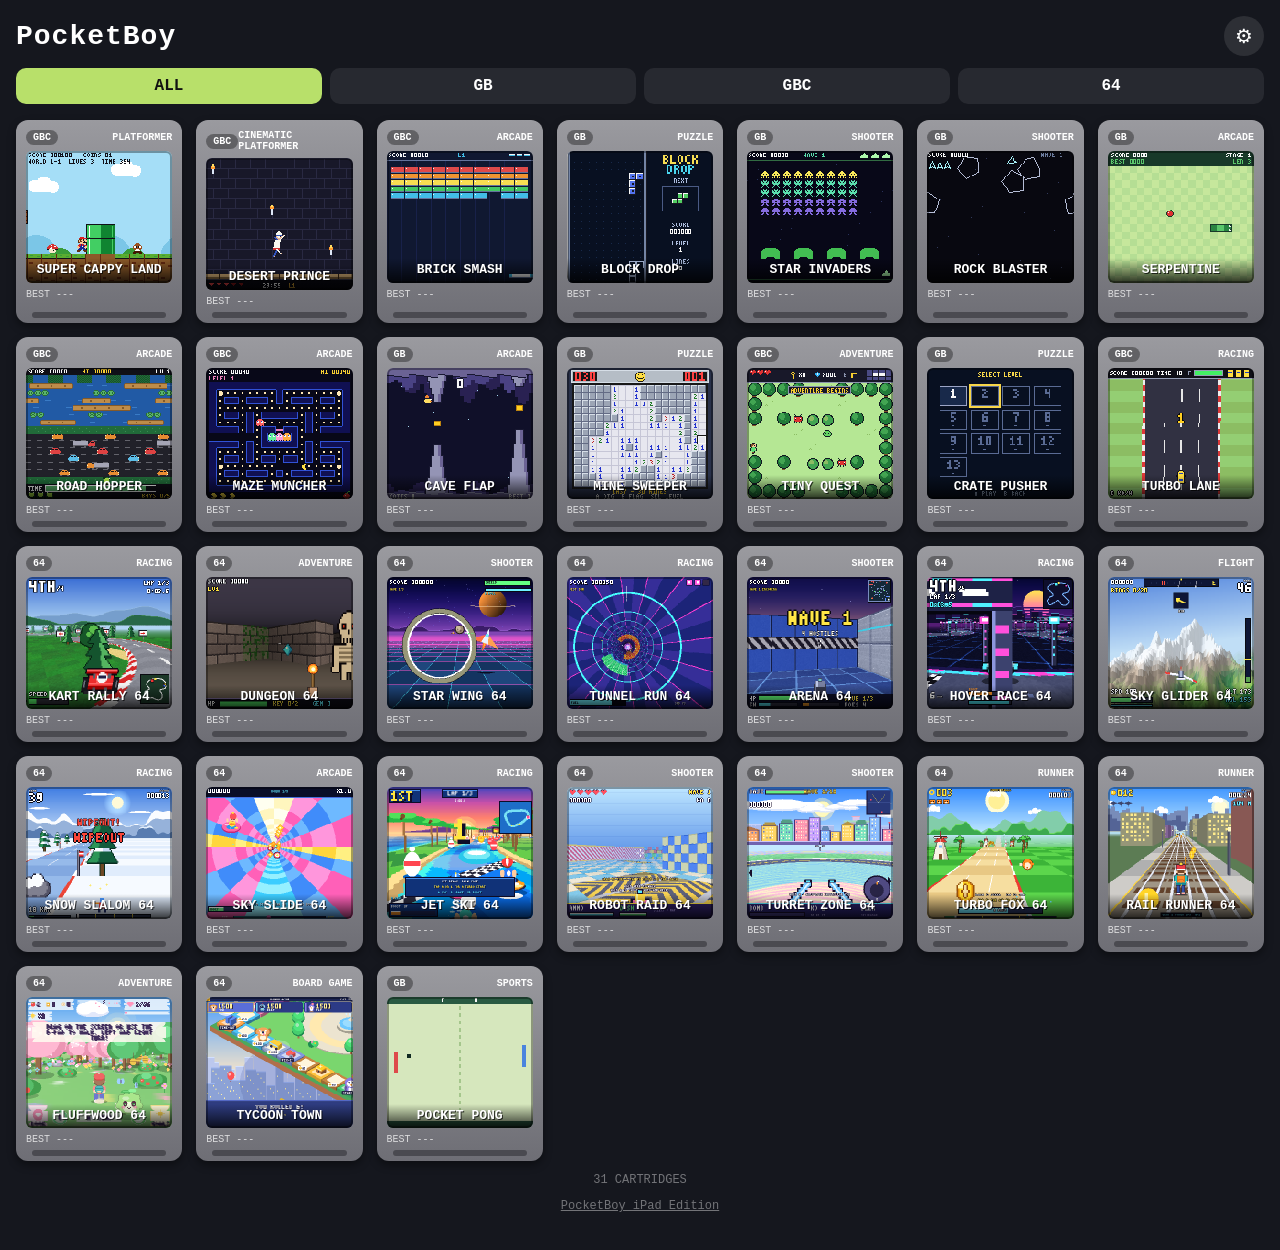
<file: index.html>
<!doctype html>
<html lang="en">
<head>
<meta charset="utf-8">
<meta name="viewport" content="width=device-width, initial-scale=1, maximum-scale=1, user-scalable=no, viewport-fit=cover">
<meta name="apple-mobile-web-app-capable" content="yes">
<meta name="mobile-web-app-capable" content="yes">
<meta name="apple-mobile-web-app-status-bar-style" content="black-translucent">
<meta name="apple-mobile-web-app-title" content="PocketBoy">
<meta name="theme-color" content="#15171e">
<meta name="format-detection" content="telephone=no">
<link rel="manifest" href="manifest.webmanifest">
<link rel="apple-touch-icon" href="icon-180.png">
<link rel="icon" href="icon-180.png">
<title>PocketBoy</title>
<link rel="stylesheet" href="style.css">
</head>
<body>
<div id="loading"><div class="logo">POCKETBOY</div><div id="loadmsg">Loading cartridges...</div></div>

<main id="shelf" hidden>
  <a id="ipadBanner" class="ipadbar" href="ipad/">Using an iPad? Open the <b>iPad Edition</b> for a bigger screen and controls &rarr;</a>
  <header>
    <h1>PocketBoy</h1>
    <button id="shelfSettings" class="icon-btn" aria-label="Settings">&#9881;</button>
  </header>
  <div class="chips" id="chips"></div>
  <div id="grid"></div>
  <p class="foot" id="count"></p>
  <p class="foot"><a href="ipad/" style="color:inherit">PocketBoy iPad Edition</a></p>
</main>

<section id="detail" hidden>
  <div class="sheet">
    <button id="detailClose" class="icon-btn close" aria-label="Close">&times;</button>
    <div id="detailCart"></div>
    <p class="era" id="detailEra"></p>
    <p id="detailBlurb"></p>
    <h3>Controls</h3>
    <p id="detailControls"></p>
    <button id="playBtn" class="primary">INSERT &amp; PLAY</button>
  </div>
</section>

<section id="console" hidden>
  <div class="topbar"><span class="brand">POCKETBOY</span><button id="menuBtn" class="chip">&#9776; MENU</button></div>
  <div class="bezel">
    <div class="bezel-top"><span class="led"></span><span>BATTERY</span><span class="sp"></span><span>PIXEL MATRIX + STEREO SOUND</span></div>
    <div class="screen-wrap"><canvas id="screen" width="160" height="144"></canvas><div id="lcdgrid"></div></div>
  </div>
  <div class="controls">
    <div class="dpad" id="dpad"><i class="u"></i><i class="d"></i><i class="l"></i><i class="r"></i></div>
    <div class="pills">
      <div class="pill" data-btn="128"><span></span>SELECT</div>
      <div class="pill" data-btn="64"><span></span>START</div>
    </div>
    <div class="ab">
      <div class="round b" data-btn="32">B</div>
      <div class="round a" data-btn="16">A</div>
    </div>
    <div class="grille"><b></b><b></b><b></b><b></b><b></b><b></b></div>
  </div>
</section>

<section id="menu" hidden>
  <div class="sheet">
    <h2 id="menuTitle"></h2>
    <p id="menuBest"></p>
    <button id="resumeBtn" class="primary">RESUME</button>
    <button id="restartBtn">RESTART</button>
    <button id="settingsBtn">SETTINGS</button>
    <button id="ejectBtn">EJECT CARTRIDGE</button>
  </div>
</section>

<section id="settings" hidden>
  <div class="sheet">
    <button id="settingsClose" class="icon-btn close" aria-label="Close">&times;</button>
    <h2>Settings</h2>
    <h3>Color depth</h3>
    <div class="seg" id="segColor"><button data-v="1">Color 15-bit</button><button data-v="0">Classic 2-bit</button></div>
    <div id="tintRow"><h3>LCD tint</h3><div class="seg wrap" id="segTint"></div></div>
    <label class="row"><span>LCD pixel grid</span><input type="checkbox" id="optGrid"></label>
    <label class="row"><span>Sound</span><input type="checkbox" id="optSound"></label>
    <h3>Shell color</h3>
    <div class="swatches" id="swatches"></div>
    <p class="note">Classic mode squeezes the picture to four shades like the first handhelds. Color mode uses 15-bit palettes like the Color model. 64 carts render in true color at double resolution. On iPhone, sound follows the ringer switch.</p>
  </div>
</section>

<div id="error" hidden></div>
<script type="module" src="app.js"></script>
</body>
</html>
</file>
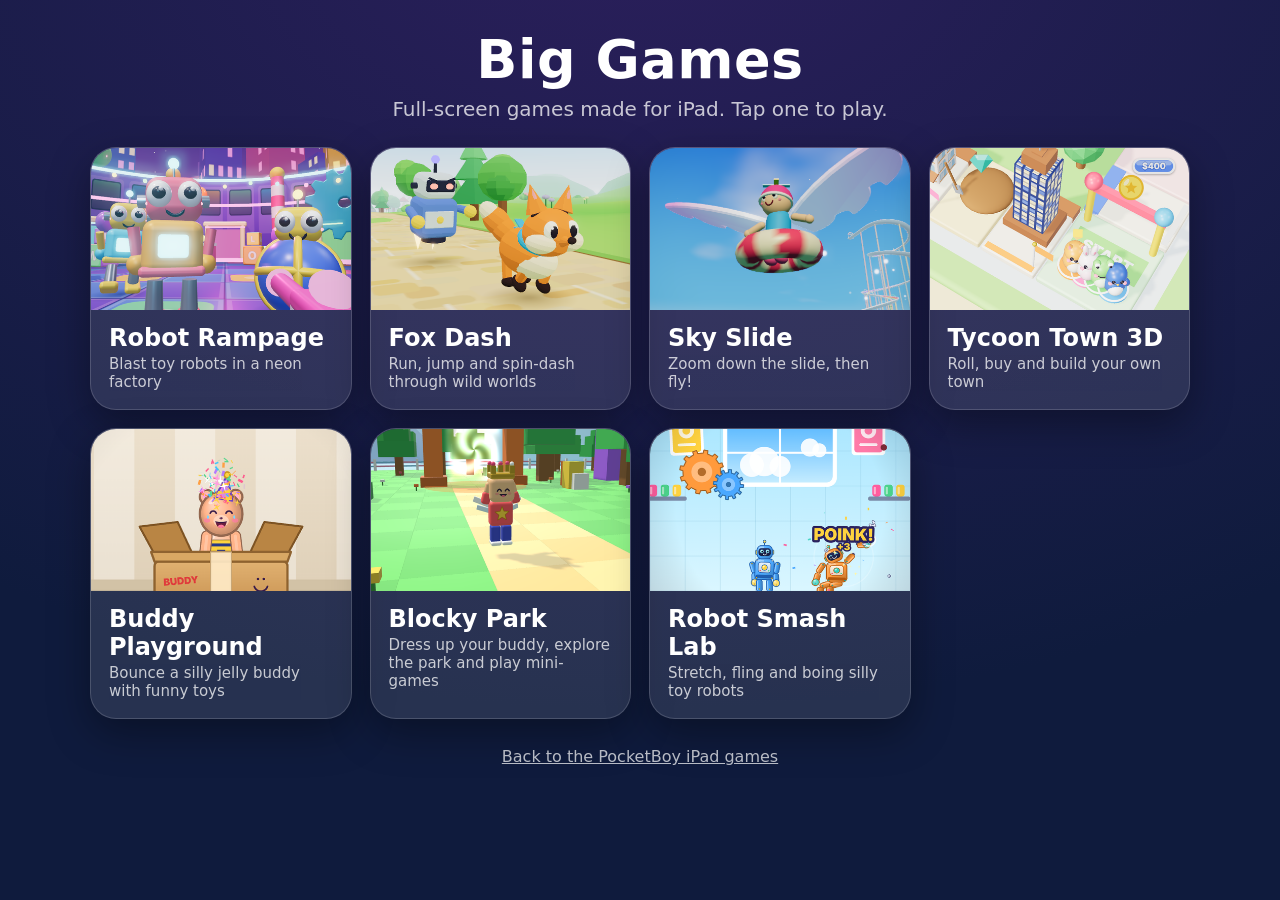
<file: games/index.html>
<!doctype html>
<html lang="en">
<head>
<meta charset="utf-8">
<meta name="viewport" content="width=device-width, initial-scale=1, maximum-scale=1, user-scalable=no, viewport-fit=cover">
<meta name="apple-mobile-web-app-capable" content="yes">
<meta name="theme-color" content="#14122b">
<title>Big Games</title>
<style>
:root { --bg1:#2b1f5c; --bg2:#0f1b3d; --ink:#fff; --card:rgba(255,255,255,.1); }
* { box-sizing: border-box; -webkit-tap-highlight-color: transparent; }
html, body { margin: 0; min-height: 100%; background: var(--bg2); color: var(--ink); font-family: ui-rounded, "SF Pro Rounded", system-ui, sans-serif; -webkit-user-select: none; user-select: none; }
body { background: radial-gradient(1200px 800px at 50% -10%, var(--bg1), var(--bg2)); min-height: 100dvh; padding: calc(env(safe-area-inset-top) + 28px) 20px calc(env(safe-area-inset-bottom) + 28px); }
h1 { text-align: center; font-size: clamp(30px, 6vw, 54px); margin: 0 0 6px; letter-spacing: .5px; }
p.sub { text-align: center; opacity: .75; margin: 0 0 26px; font-size: clamp(15px, 2.4vw, 20px); }
.grid { display: grid; gap: 18px; grid-template-columns: repeat(auto-fit, minmax(260px, 1fr)); max-width: 1100px; margin: 0 auto; }
a.card { display: block; color: inherit; text-decoration: none; background: var(--card); border: 1px solid rgba(255,255,255,.16); border-radius: 26px; overflow: hidden; box-shadow: 0 14px 40px rgba(0,0,0,.35); transition: transform .15s; }
a.card:active { transform: scale(.97); }
a.card img { display: block; width: 100%; aspect-ratio: 16 / 10; object-fit: cover; background: #222; }
a.card .t { padding: 14px 18px 18px; }
a.card b { display: block; font-size: 24px; }
a.card span { display: block; opacity: .75; font-size: 15px; margin-top: 3px; }
.back { display: block; text-align: center; margin-top: 28px; color: inherit; opacity: .7; }
</style>
</head>
<body>
<h1>Big Games</h1>
<p class="sub">Full-screen games made for iPad. Tap one to play.</p>
<div class="grid">
  <a class="card" href="robotrampage/"><img src="robotrampage/icon-512.png" alt=""><div class="t"><b>Robot Rampage</b><span>Blast toy robots in a neon factory</span></div></a>
  <a class="card" href="foxdash/"><img src="foxdash/icon-512.png" alt=""><div class="t"><b>Fox Dash</b><span>Run, jump and spin-dash through wild worlds</span></div></a>
  <a class="card" href="skyslide/"><img src="skyslide/icon-512.png" alt=""><div class="t"><b>Sky Slide</b><span>Zoom down the slide, then fly!</span></div></a>
  <a class="card" href="tycoontown/"><img src="tycoontown/icon-512.png" alt=""><div class="t"><b>Tycoon Town 3D</b><span>Roll, buy and build your own town</span></div></a>
  <a class="card" href="buddyplayground/"><img src="buddyplayground/icon-512.png" alt=""><div class="t"><b>Buddy Playground</b><span>Bounce a silly jelly buddy with funny toys</span></div></a>
  <a class="card" href="blockypark/"><img src="blockypark/icon-512.png" alt=""><div class="t"><b>Blocky Park</b><span>Dress up your buddy, explore the park and play mini-games</span></div></a>
  <a class="card" href="robotsmash/"><img src="robotsmash/icon-512.png" alt=""><div class="t"><b>Robot Smash Lab</b><span>Stretch, fling and boing silly toy robots</span></div></a>
</div>
<a class="back" href="../ipad/">Back to the PocketBoy iPad games</a>
</body>
</html>
</file>
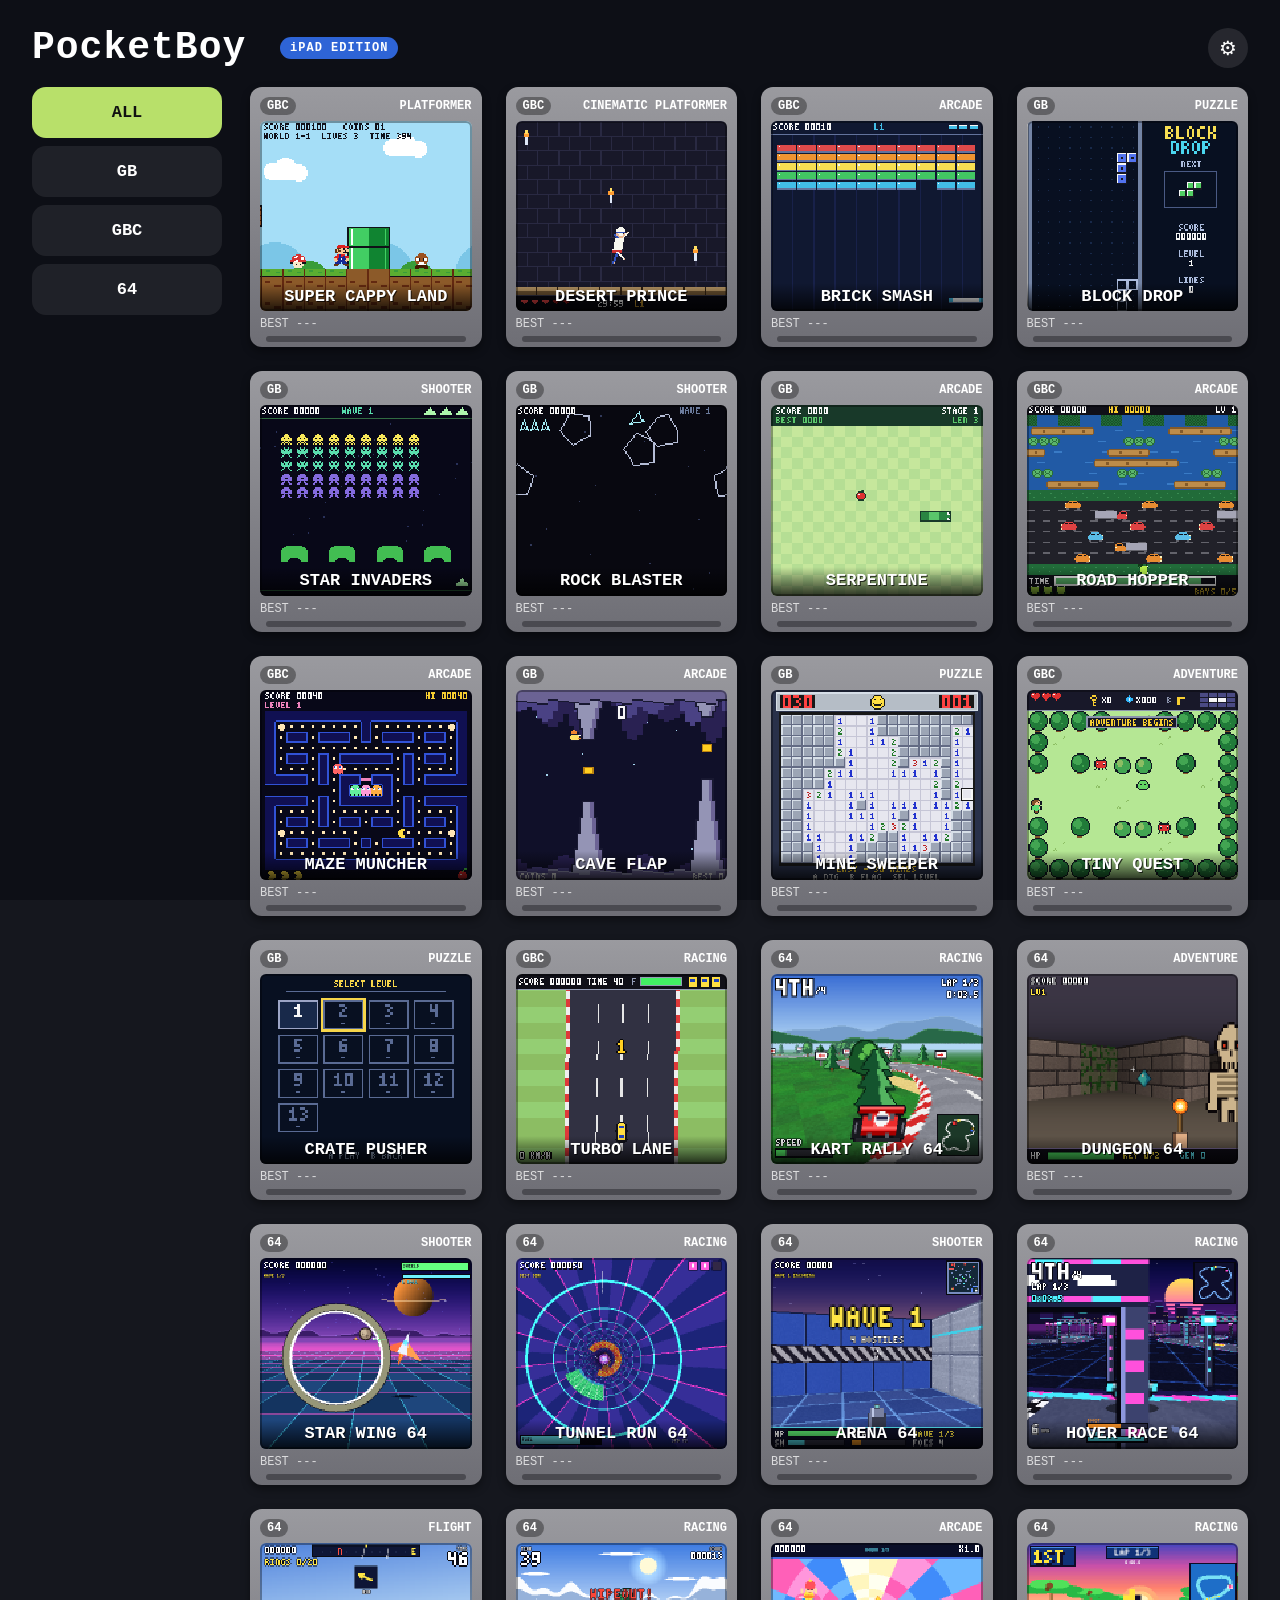
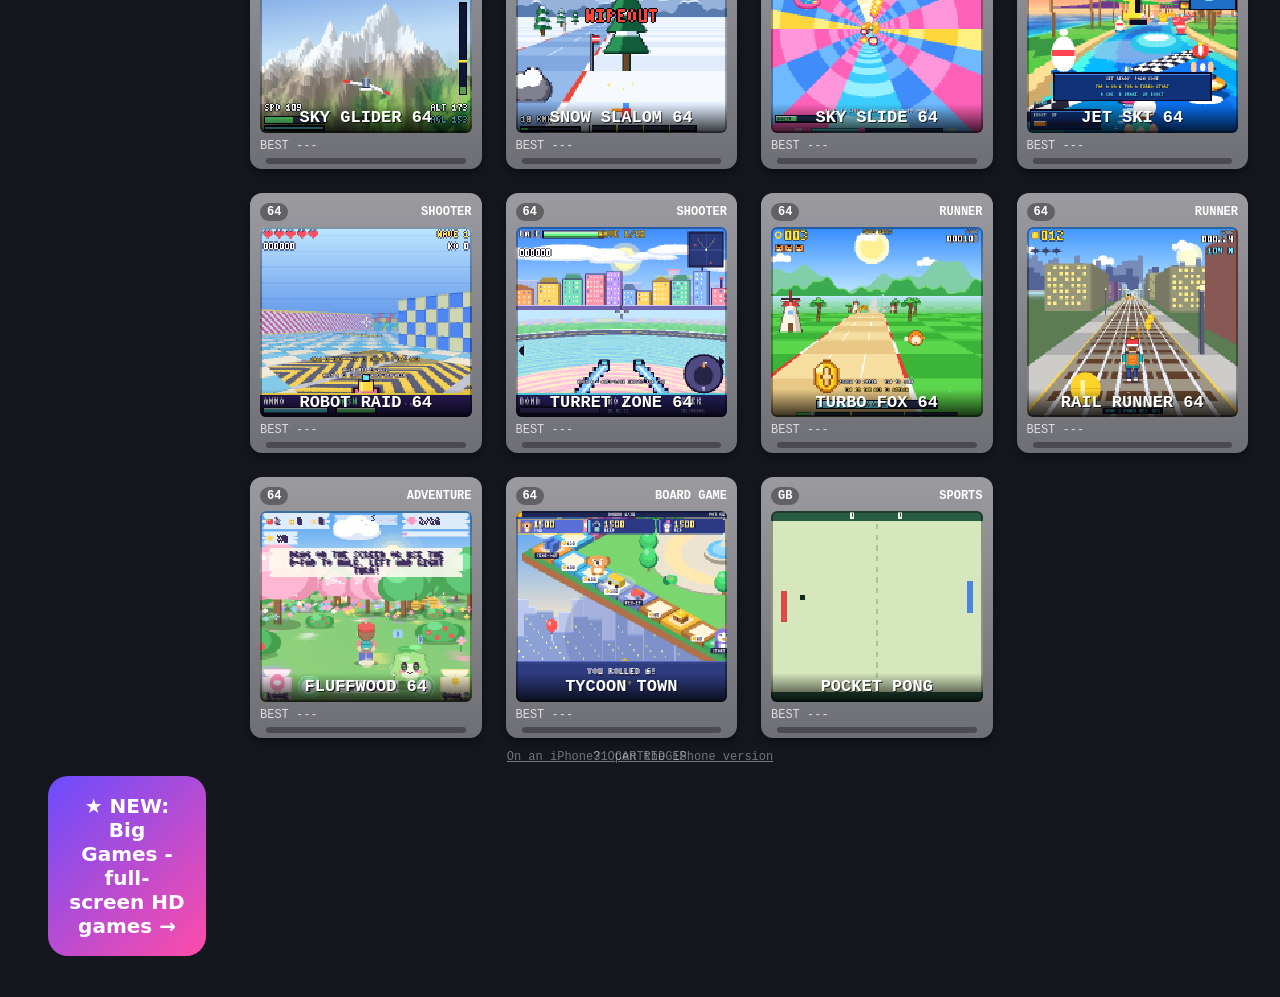
<file: ipad/index.html>
<!doctype html>
<html lang="en">
<head>
<meta charset="utf-8">
<meta name="viewport" content="width=device-width, initial-scale=1, maximum-scale=1, user-scalable=no, viewport-fit=cover">
<meta name="apple-mobile-web-app-capable" content="yes">
<meta name="mobile-web-app-capable" content="yes">
<meta name="apple-mobile-web-app-status-bar-style" content="black-translucent">
<meta name="apple-mobile-web-app-title" content="PocketBoy iPad">
<meta name="theme-color" content="#0d0f16">
<meta name="format-detection" content="telephone=no">
<link rel="manifest" href="manifest.webmanifest">
<link rel="apple-touch-icon" href="icon-180.png">
<link rel="icon" href="icon-180.png">
<title>PocketBoy iPad Edition</title>
<link rel="stylesheet" href="../style.css">
<link rel="stylesheet" href="ipad.css">
</head>
<body class="ipad" data-assets="../">
<div id="loading"><div class="logo">POCKETBOY</div><div class="ipadtag">iPAD EDITION</div><div id="loadmsg">Loading games...</div></div>

<main id="shelf" hidden>
  <header>
    <h1>PocketBoy <span class="ipadtag">iPAD EDITION</span></h1>
    <button id="shelfSettings" class="icon-btn" aria-label="Settings">&#9881;</button>
  </header>
  <a href="../games/" style="display:block;margin:0 16px 12px;padding:18px 20px;border-radius:20px;background:linear-gradient(135deg,#6a4cff,#ff4ca8);color:#fff;text-decoration:none;font:800 20px ui-rounded,system-ui,sans-serif;text-align:center">&#9733; NEW: Big Games - full-screen HD games &rarr;</a>
  <div class="chips" id="chips"></div>
  <div id="grid"></div>
  <p class="foot" id="count"></p>
  <p class="foot"><a href="../" style="color:inherit">On an iPhone? Open the iPhone version</a></p>
</main>

<section id="detail" hidden>
  <div class="sheet">
    <button id="detailClose" class="icon-btn close" aria-label="Close">&times;</button>
    <div id="detailCart"></div>
    <p class="era" id="detailEra"></p>
    <p id="detailBlurb"></p>
    <h3>How to play on iPad</h3>
    <p id="detailControls"></p>
    <p class="note">Touch: drag the left side to move, tap anywhere for A, press and hold for B. Racing games keep the gas on while you touch.</p>
    <button id="playBtn" class="primary">PLAY</button>
  </div>
</section>

<section id="console" hidden>
  <div class="screen-wrap"><canvas id="screen" width="160" height="144"></canvas><div id="lcdgrid"></div></div>
  <div id="touchlayer"></div>
  <div id="stickui" hidden><i class="ring"></i><i class="knob"></i></div>
  <div id="hint"></div>
  <div class="dpad" id="dpad" style="display:none"><i class="u"></i><i class="d"></i><i class="l"></i><i class="r"></i></div>
  <div class="ab"><div class="round b" data-btn="32">B</div><div class="round a" data-btn="16">A</div></div>
  <div class="topbar">
    <div class="pills"><div class="pill" data-btn="128">SELECT</div><div class="pill" data-btn="64">START</div></div>
    <span class="brand">POCKETBOY iPAD</span>
    <button id="menuBtn" class="chip">&#9776; MENU</button>
  </div>
</section>

<section id="menu" hidden>
  <div class="sheet">
    <h2 id="menuTitle"></h2>
    <p id="menuBest"></p>
    <button id="resumeBtn" class="primary">RESUME</button>
    <h3>Touch controls for this game</h3>
    <div class="seg" id="segScheme"><button data-v="stick">Joystick</button><button data-v="swipe">Swipe</button><button data-v="touch" hidden>Touch</button></div>
    <label class="row"><span>Full screen (game fills the iPad)</span><input type="checkbox" id="optFull"></label>
    <label class="row"><span>Auto-accelerate while touching</span><input type="checkbox" id="optAutoGas"></label>
    <button id="restartBtn">RESTART</button>
    <button id="settingsBtn">SETTINGS</button>
    <button id="ejectBtn">BACK TO GAMES</button>
  </div>
</section>

<section id="settings" hidden>
  <div class="sheet">
    <button id="settingsClose" class="icon-btn close" aria-label="Close">&times;</button>
    <h2>Settings</h2>
    <h3>Color depth</h3>
    <div class="seg" id="segColor"><button data-v="1">Color 15-bit</button><button data-v="0">Classic 2-bit</button></div>
    <div id="tintRow"><h3>LCD tint</h3><div class="seg wrap" id="segTint"></div></div>
    <label class="row"><span>LCD pixel grid</span><input type="checkbox" id="optGrid"></label>
    <label class="row"><span>Sound</span><input type="checkbox" id="optSound"></label>
    <h3>iPad controls</h3>
    <label class="row"><span>Left-handed layout</span><input type="checkbox" id="optLefty"></label>
    <h3>Button size</h3>
    <div class="seg" id="segSize"><button data-v="0.85">Small</button><button data-v="1">Medium</button><button data-v="1.25">Large</button></div>
    <h3>Button opacity</h3>
    <div class="seg" id="segOp"><button data-v="0.5">Faint</button><button data-v="0.8">Normal</button><button data-v="1">Solid</button></div>
    <h3>Background color</h3>
    <div class="swatches" id="swatches"></div>
    <p class="note">Drag on the left of the screen to move, tap anywhere to act, press and hold for the B action. Racing games keep the gas on while you touch. In the menu you can switch any game between Joystick and Swipe.</p>
  </div>
</section>

<div id="error" hidden></div>
<script type="module" src="../app.js"></script>
<script src="ipad.js" defer></script>
</body>
</html>
</file>
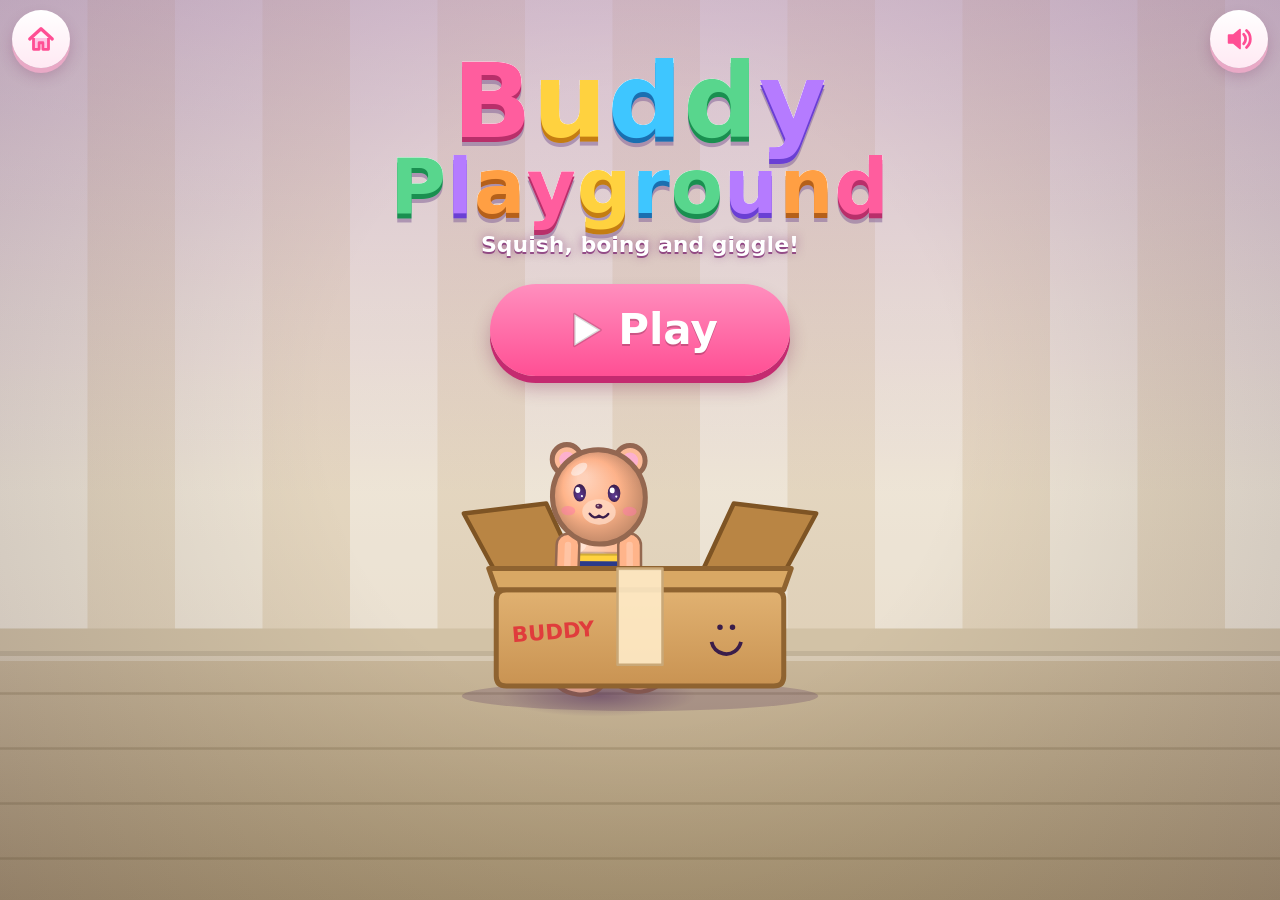
<file: games/buddyplayground/index.html>
<!doctype html>
<html lang="en">
<head>
<meta charset="utf-8">
<meta name="viewport" content="width=device-width, initial-scale=1, maximum-scale=1, user-scalable=no, viewport-fit=cover">
<meta name="apple-mobile-web-app-capable" content="yes">
<meta name="mobile-web-app-capable" content="yes">
<meta name="apple-mobile-web-app-title" content="Buddy Playground">
<meta name="apple-mobile-web-app-status-bar-style" content="black-translucent">
<meta name="theme-color" content="#ffb3d1">
<meta name="format-detection" content="telephone=no">
<link rel="manifest" href="manifest.webmanifest">
<link rel="apple-touch-icon" href="icon-180.png">
<link rel="icon" href="icon-180.png">
<title>Buddy Playground</title>
<style>
:root{
  --ink:#4a2a6b; --ink2:#7a5a9a; --pink:#ff5d9e; --pinkd:#d93a7c; --yellow:#ffd23f; --yellowd:#e0a416; --blue:#3ea8ff; --blued:#1f6ec7; --green:#4cd68d; --greend:#22a363; --purple:#9a6bff; --purpled:#6a3fd4;
  --card:#fffaf2; --safe-b:env(safe-area-inset-bottom,0px); --safe-t:env(safe-area-inset-top,0px); --safe-l:env(safe-area-inset-left,0px); --safe-r:env(safe-area-inset-right,0px);
  --font:ui-rounded,"SF Pro Rounded","Nunito","Varela Round",system-ui,-apple-system,"Segoe UI",Roboto,sans-serif;
}
*{box-sizing:border-box;-webkit-tap-highlight-color:transparent;-webkit-touch-callout:none;-webkit-user-select:none;user-select:none}
html,body{margin:0;height:100%;overflow:hidden;background:#ffd0e2;font-family:var(--font);color:var(--ink);overscroll-behavior:none;touch-action:none;position:fixed;inset:0;width:100%}
#app{position:fixed;inset:0;height:100dvh;overflow:hidden}
#c{position:absolute;inset:0;width:100%;height:100%;display:block;touch-action:none;cursor:pointer}
button{font-family:inherit;border:0;cursor:pointer;touch-action:manipulation;color:inherit}
svg{display:block}

/* HUD */
#hud{position:absolute;left:0;right:0;top:0;padding:calc(10px + var(--safe-t)) calc(12px + var(--safe-r)) 0 calc(12px + var(--safe-l));display:flex;align-items:flex-start;gap:8px;pointer-events:none;z-index:5;transition:transform .4s cubic-bezier(.3,1.4,.5,1),opacity .3s}
#hud.hidden{transform:translateY(-130px);opacity:0}
#hud>*{pointer-events:auto}
.rbtn{width:58px;height:58px;border-radius:50%;background:linear-gradient(#fff,#ffe9f3);box-shadow:0 5px 0 #e9a9c6,0 8px 14px rgba(120,40,90,.25);display:grid;place-items:center;transition:transform .12s;flex:none}
.rbtn:active{transform:translateY(4px) scale(.96);box-shadow:0 1px 0 #e9a9c6,0 3px 8px rgba(120,40,90,.2)}
.rbtn svg{width:30px;height:30px}
.pill{height:46px;padding:0 16px 0 8px;border-radius:23px;background:rgba(255,255,255,.92);box-shadow:0 4px 0 rgba(200,140,180,.55),0 6px 12px rgba(120,40,90,.18);display:flex;align-items:center;gap:7px;font-weight:900;font-size:22px;margin-top:6px;flex:none}
.pill svg{width:30px;height:30px}
.pill.bump{animation:bump .4s}
@keyframes bump{40%{transform:scale(1.22)}}
.spacer{flex:1}
#combo{position:absolute;left:50%;top:calc(76px + var(--safe-t));transform:translateX(-50%);width:min(330px,70vw);height:34px;border-radius:17px;background:rgba(255,255,255,.55);box-shadow:inset 0 3px 6px rgba(120,40,90,.25),0 3px 0 rgba(255,255,255,.5);overflow:hidden;z-index:4;pointer-events:none;transition:opacity .3s}
#combo.hidden{opacity:0}
#comboFill{position:absolute;inset:3px;width:0;border-radius:14px;background:linear-gradient(90deg,#ff7ab8,#ffd23f);box-shadow:inset 0 3px 0 rgba(255,255,255,.5);transition:width .15s;max-width:calc(100% - 6px)}
#comboTxt{position:absolute;inset:0;display:grid;place-items:center;font-weight:900;font-size:17px;color:#fff;text-shadow:0 2px 0 rgba(160,40,100,.6),0 0 6px rgba(160,40,100,.5);letter-spacing:.5px}
#comboBox{position:absolute;left:50%;top:calc(76px + var(--safe-t));transform:translateX(-50%);z-index:4;pointer-events:none}
#comboBox.pop{animation:cpop .3s}
@keyframes cpop{40%{transform:translateX(-50%) scale(1.14)}}

/* shelf */
#shelfWrap{position:absolute;left:0;right:0;bottom:0;z-index:6;padding:0 0 var(--safe-b);transition:transform .45s cubic-bezier(.3,1.4,.5,1)}
#shelfWrap.hidden{transform:translateY(300px)}
#shelfBoard{position:absolute;left:0;right:0;bottom:0;top:38px;background:linear-gradient(#e7a96b,#c9824a 60%,#b46d38);box-shadow:0 -4px 0 #f3c590 inset,0 -10px 22px rgba(90,40,20,.25);border-radius:22px 22px 0 0}
#shelf{position:relative;display:flex;gap:10px;align-items:flex-end;overflow-x:auto;overflow-y:visible;padding:26px 14px 12px calc(14px + var(--safe-l));-webkit-overflow-scrolling:touch;scrollbar-width:none;touch-action:pan-x;height:134px}
#shelf::-webkit-scrollbar{display:none}
.tile{position:relative;flex:none;width:78px;height:88px;border-radius:22px;background:linear-gradient(#fff,#fff0d6);box-shadow:0 5px 0 #d9a15c,0 8px 10px rgba(80,30,10,.3);transition:transform .18s cubic-bezier(.3,1.6,.5,1);display:flex;flex-direction:column;align-items:center;justify-content:center;padding:0}
.tile canvas{width:62px;height:62px;pointer-events:none}
.tile .nm{font-size:11px;font-weight:900;color:var(--ink2);line-height:1;margin-top:1px;white-space:nowrap;pointer-events:none;letter-spacing:.2px}
.tile.sel{transform:translateY(-14px) scale(1.1);background:linear-gradient(#fff9c9,#ffe27a);box-shadow:0 5px 0 #e0a416,0 0 0 4px #fff,0 0 0 8px var(--pink),0 12px 18px rgba(80,30,10,.35)}
.tile:active{transform:translateY(2px) scale(.96)}
.tile.sel:active{transform:translateY(-10px) scale(1.05)}
.tile.locked canvas{filter:grayscale(.85) brightness(1.1);opacity:.55}
.tile.locked{background:linear-gradient(#f3ece0,#e2d6c2)}
.tile .price{position:absolute;bottom:4px;left:50%;transform:translateX(-50%);display:flex;align-items:center;gap:3px;background:#fff;border-radius:11px;padding:1px 7px 1px 3px;font-size:13px;font-weight:900;box-shadow:0 2px 0 #d9a15c}
.tile .price svg{width:16px;height:16px}
.tile.afford{animation:wig 1.6s infinite}
@keyframes wig{0%,70%,100%{rotate:0deg}75%{rotate:-6deg}85%{rotate:6deg}92%{rotate:-3deg}}
.tile.shake{animation:shake .4s}
@keyframes shake{25%{translate:-7px 0}50%{translate:7px 0}75%{translate:-4px 0}}
.tile.shopTile{background:linear-gradient(#fff2fa,#ffc4e4);box-shadow:0 5px 0 #d85a9c,0 8px 10px rgba(80,30,10,.3)}
.tile.shopTile .nm{color:var(--pinkd)}
.tile .dot{position:absolute;top:-6px;right:-6px;min-width:26px;height:26px;border-radius:13px;background:var(--pink);color:#fff;font-size:14px;font-weight:900;display:grid;place-items:center;box-shadow:0 2px 0 var(--pinkd);border:2px solid #fff}
#hint{position:absolute;left:50%;top:200px;transform:translateX(-50%);z-index:7;background:#fff;border-radius:26px;padding:12px 22px;font-weight:900;font-size:21px;box-shadow:0 6px 0 #e2b8d2,0 12px 24px rgba(80,20,70,.28);pointer-events:none;text-align:center;white-space:nowrap;animation:hintb 1.1s infinite ease-in-out;transition:opacity .35s}
#hint:after{content:"";position:absolute;left:50%;bottom:-13px;margin-left:-14px;border:14px solid transparent;border-top-color:#fff;border-bottom:0}
#hint.hidden{opacity:0}
@keyframes hintb{50%{transform:translateX(-50%) translateY(-8px)}}

/* overlays */
.ov{position:absolute;inset:0;z-index:20;display:flex;align-items:center;justify-content:center;padding:calc(16px + var(--safe-t)) calc(16px + var(--safe-r)) calc(16px + var(--safe-b)) calc(16px + var(--safe-l))}
.ov.hidden{display:none}
.scrim{background:radial-gradient(circle at 50% 40%,rgba(120,50,140,.35),rgba(60,20,100,.62))}
.card{background:var(--card);border-radius:34px;padding:24px 24px 26px;box-shadow:0 10px 0 #e6c9e8,0 24px 50px rgba(50,10,80,.45);max-width:min(560px,100%);width:100%;text-align:center;animation:cardin .45s cubic-bezier(.3,1.5,.5,1);max-height:100%;overflow:auto}
@keyframes cardin{from{transform:scale(.6) translateY(40px);opacity:0}}
.card h2{margin:0 0 4px;font-size:36px;font-weight:900;color:var(--pinkd);letter-spacing:.3px}
.card p{margin:0 0 14px;font-size:18px;font-weight:800;color:var(--ink2)}
.big{display:flex;align-items:center;justify-content:center;gap:12px;width:100%;min-height:64px;margin:10px 0 0;border-radius:32px;font-size:25px;font-weight:900;color:#fff;text-shadow:0 2px 0 rgba(0,0,0,.2);background:linear-gradient(#ff8fbe,#ff4f94);box-shadow:0 7px 0 #c42a70,0 12px 18px rgba(120,20,70,.3);transition:transform .1s;text-decoration:none}
.big:active{transform:translateY(5px);box-shadow:0 2px 0 #c42a70}
.big.blue{background:linear-gradient(#7ac8ff,#2f93ff);box-shadow:0 7px 0 #1a5fb8,0 12px 18px rgba(20,60,140,.3)}
.big.blue:active{box-shadow:0 2px 0 #1a5fb8}
.big.green{background:linear-gradient(#7aeaaa,#2fc678);box-shadow:0 7px 0 #1a8f50,0 12px 18px rgba(20,100,60,.3)}
.big.green:active{box-shadow:0 2px 0 #1a8f50}
.big.yellow{background:linear-gradient(#ffe27a,#ffb52e);box-shadow:0 7px 0 #c47d12,0 12px 18px rgba(140,90,10,.3);color:#7a3d00;text-shadow:0 2px 0 rgba(255,255,255,.4)}
.big.yellow:active{box-shadow:0 2px 0 #c47d12}
.big svg{width:30px;height:30px}
.row2{display:grid;grid-template-columns:1fr 1fr;gap:12px}
.row2 .big{font-size:21px;padding:0 8px}

/* title */
#title{z-index:15;flex-direction:column;justify-content:flex-start;padding-top:calc(5vh + var(--safe-t));background:linear-gradient(rgba(120,50,150,.25),rgba(255,200,230,0) 55%)}
#logo{display:flex;flex-direction:column;align-items:center;gap:0;pointer-events:none;margin-top:1vh}
#logo .l1,#logo .l2{display:flex;font-weight:900;line-height:.92;letter-spacing:1px}
#logo .l1{font-size:min(15vw,104px)} #logo .l2{font-size:min(11vw,76px);margin-top:2px}
#logo span{display:inline-block;color:var(--c);-webkit-text-stroke:0;text-shadow:0 5px 0 var(--d),0 9px 0 rgba(60,10,90,.35),0 0 0 #fff;paint-order:stroke fill;animation:lw 2.2s ease-in-out infinite;animation-delay:calc(var(--i)*.08s);filter:drop-shadow(0 0 0 #fff)}
@keyframes lw{0%,100%{transform:translateY(0) rotate(-2deg)}50%{transform:translateY(-10px) rotate(2deg)}}
#tag{margin-top:10px;font-size:min(4.6vw,22px);font-weight:900;color:#fff;text-shadow:0 2px 0 rgba(120,30,110,.7),0 0 10px rgba(120,30,110,.5);pointer-events:none}
#playBtn{width:min(300px,74vw);min-height:92px;font-size:42px;border-radius:46px;animation:pulse 1.3s infinite ease-in-out;margin:3vh 0 0}
#playBtn svg{width:44px;height:44px}
@keyframes pulse{50%{transform:scale(1.07)}}
#hub{position:absolute;left:calc(12px + var(--safe-l));top:calc(10px + var(--safe-t))}
#titleMute{position:absolute;right:calc(12px + var(--safe-r));top:calc(10px + var(--safe-t))}

/* shop */
#shop .card{max-width:min(760px,100%);padding:18px 18px 20px;display:flex;flex-direction:column;max-height:min(92dvh,760px)}
.shopHead{display:flex;align-items:center;gap:10px;margin-bottom:10px}
.shopHead h2{flex:1;text-align:left;font-size:32px;margin:0}
.tabs{display:flex;gap:8px;margin-bottom:12px}
.tab{flex:1;min-height:56px;border-radius:28px;background:#f0e3f5;font-size:19px;font-weight:900;color:var(--ink2);box-shadow:0 4px 0 #d5c1de;transition:transform .1s}
.tab.on{background:linear-gradient(#ff8fbe,#ff4f94);color:#fff;box-shadow:0 4px 0 #c42a70;text-shadow:0 2px 0 rgba(0,0,0,.2)}
.grid{overflow:auto;display:grid;grid-template-columns:repeat(auto-fill,minmax(138px,1fr));gap:12px;padding:6px 4px 14px;-webkit-overflow-scrolling:touch;touch-action:pan-y}
.sec{grid-column:1/-1;text-align:left;font-weight:900;font-size:17px;color:var(--ink2);margin-top:4px}
.item{position:relative;border-radius:24px;background:#fff;box-shadow:0 5px 0 #e3d3ea,0 8px 12px rgba(80,30,100,.12);padding:10px 8px 8px;display:flex;flex-direction:column;align-items:center;gap:4px;min-height:164px;transition:transform .12s}
.item:active{transform:scale(.96)}
.item canvas{width:76px;height:76px}
.item .nm{font-size:15px;font-weight:900;line-height:1.1}
.item .st{margin-top:auto;min-height:36px;min-width:92px;border-radius:18px;font-size:16px;font-weight:900;display:flex;align-items:center;justify-content:center;gap:4px;padding:0 10px;color:#fff;background:linear-gradient(#7aeaaa,#2fc678);box-shadow:0 3px 0 #1a8f50}
.item .st svg{width:18px;height:18px}
.item.buy .st{background:linear-gradient(#ffe27a,#ffb52e);box-shadow:0 3px 0 #c47d12;color:#7a3d00}
.item.cant .st{background:#e8dff0;box-shadow:0 3px 0 #cdbfd8;color:#8a7a9a}
.item.eq{outline:4px solid var(--green);outline-offset:-4px}
.item.eq .st{background:linear-gradient(#7ac8ff,#2f93ff);box-shadow:0 3px 0 #1a5fb8}
.item.shake{animation:shake .4s}
#toast{position:absolute;left:50%;top:calc(130px + var(--safe-t));transform:translate(-50%,-30px);z-index:40;background:#fff;border-radius:24px;padding:10px 22px;font-weight:900;font-size:20px;box-shadow:0 5px 0 #e2b8d2,0 10px 20px rgba(80,20,70,.3);opacity:0;pointer-events:none;transition:all .35s cubic-bezier(.3,1.5,.5,1);white-space:nowrap;max-width:94vw}
#toast.show{opacity:1;transform:translate(-50%,0)}

/* done / levelup */
.stats{display:grid;grid-template-columns:repeat(3,1fr);gap:10px;margin:14px 0 6px}
.stat{background:#fff;border-radius:22px;padding:12px 4px;box-shadow:0 4px 0 #e3d3ea}
.stat b{display:block;font-size:34px;color:var(--pinkd)}
.stat span{font-size:14px;font-weight:800;color:var(--ink2)}
.bigstars{display:flex;justify-content:center;gap:8px;margin:8px 0}
.bigstars svg{width:68px;height:68px;animation:starin .6s cubic-bezier(.3,1.8,.5,1) both;animation-delay:calc(var(--i)*.18s)}
@keyframes starin{from{transform:scale(0) rotate(-120deg)}}
@media (max-width:560px){
  .tile{width:68px;height:82px}.tile canvas{width:54px;height:54px}.tile .nm{font-size:10px}
  #shelf{height:126px;gap:8px}
  .pill{font-size:19px;height:42px;padding-right:12px}.pill svg{width:26px;height:26px}
  .rbtn{width:56px;height:56px}
  #hint{font-size:17px;padding:10px 16px;white-space:normal;width:min(80vw,320px)}
  #combo{top:calc(72px + var(--safe-t))}
  .card h2{font-size:30px}
}
@media (max-height:520px){#shelf{height:100px}.tile{width:66px;height:76px}.tile canvas{width:48px;height:48px}.card{padding:14px}.big{min-height:52px;font-size:21px;margin-top:8px}}

/* v2 additions */
#hp{position:absolute;left:50%;top:calc(76px + var(--safe-t));transform:translateX(-50%);z-index:5;display:flex;align-items:center;gap:8px;width:min(360px,64vw);pointer-events:none;transition:opacity .3s}
#hp.hidden{opacity:0}
#hpHeart{width:34px;height:34px;flex:none;filter:drop-shadow(0 2px 0 rgba(0,0,0,.15))}
#hpBar{position:relative;flex:1;height:30px;border-radius:15px;background:rgba(255,255,255,.7);box-shadow:inset 0 3px 6px rgba(120,40,90,.3),0 3px 0 rgba(255,255,255,.5);overflow:hidden}
#hpFill{position:absolute;left:3px;top:3px;bottom:3px;width:100%;border-radius:12px;max-width:calc(100% - 6px);box-shadow:inset 0 3px 0 rgba(255,255,255,.5);transition:width .25s}
#hpTxt{position:absolute;inset:0;display:grid;place-items:center;font-weight:900;font-size:15px;color:#fff;text-shadow:0 2px 0 rgba(90,30,90,.7)}
#comboTag{position:absolute;right:-6px;top:34px;background:#ffb52e;color:#fff;font-weight:900;font-size:14px;border-radius:12px;padding:2px 10px;text-shadow:0 1px 0 rgba(120,60,0,.6);box-shadow:0 3px 0 #c47d12;animation:bump .3s}
#comboTag.hidden{display:none}
#tabs{position:relative;display:flex;gap:8px;padding:0 14px 0 calc(14px + var(--safe-l));overflow-x:auto;scrollbar-width:none;touch-action:pan-x;height:58px;align-items:flex-end}
#tabs::-webkit-scrollbar,#items::-webkit-scrollbar{display:none}
.ctab{flex:none;min-width:72px;height:56px;border-radius:18px 18px 8px 8px;background:linear-gradient(#f5dcb4,#e0b680);box-shadow:0 -3px 0 #f8e7c8 inset,0 3px 0 #a86d38;display:flex;flex-direction:column;align-items:center;justify-content:center;gap:0;padding:2px 8px 0;transition:transform .15s;color:#7a4a1f}
.ctab canvas{width:30px;height:30px;pointer-events:none}
.ctab span{font-size:11px;font-weight:900;line-height:1;pointer-events:none}
.ctab.on{background:linear-gradient(#fff,#ffeec9);color:var(--pinkd);transform:translateY(-4px);height:60px;box-shadow:0 3px 0 #a86d38,0 0 0 3px #fff}
#items{position:relative;display:flex;gap:10px;align-items:flex-end;overflow-x:auto;overflow-y:visible;padding:20px 14px 12px calc(14px + var(--safe-l));scrollbar-width:none;touch-action:pan-x;height:126px;-webkit-overflow-scrolling:touch}
#shelfBoard{top:52px !important}
#shelfWrap{padding-top:0}
#trash{position:absolute;right:calc(12px + var(--safe-r));bottom:calc(var(--shelfH,190px) + 10px);z-index:7;background:linear-gradient(#fff,#dbe8ff);box-shadow:0 5px 0 #a8bff0,0 8px 14px rgba(40,60,120,.25)}
#trash.armed{background:linear-gradient(#ffd0d6,#ff8a9a);box-shadow:0 5px 0 #c4384c;animation:wig .5s infinite}
#trash.hidden{display:none}
.rbtn.pulse{animation:pulse2 1.2s infinite}
@keyframes pulse2{50%{transform:scale(1.12)}}
.rbtn.hidden{display:none}
.row3{display:grid;grid-template-columns:repeat(3,1fr);gap:8px;margin-top:10px}
.tgl{min-height:56px;border-radius:28px;background:#e8dff0;font-weight:900;font-size:15px;color:#8a7a9a;box-shadow:0 4px 0 #cdbfd8;padding:0 6px}
.tgl.on{background:linear-gradient(#7aeaaa,#2fc678);color:#fff;box-shadow:0 4px 0 #1a8f50;text-shadow:0 1px 0 rgba(0,0,0,.2)}
#statRows{display:grid;gap:8px;margin:8px 0 6px}
.srow{display:flex;justify-content:space-between;background:#fff;border-radius:18px;padding:10px 16px;font-weight:800;font-size:18px;box-shadow:0 3px 0 #e3d3ea}
.srow b{color:var(--pinkd)}
#dayGrid{display:grid;grid-template-columns:repeat(5,1fr);gap:8px;margin:10px 0}
.day{position:relative;background:#fff;border-radius:18px;padding:8px 2px;box-shadow:0 4px 0 #e3d3ea;display:flex;flex-direction:column;align-items:center;gap:3px;font-size:12px;font-weight:900;color:var(--ink2)}
.day .dic{width:48px;height:48px}.day svg,.day canvas{width:48px;height:48px}
.day.today{outline:4px solid var(--yellow);animation:pulse2 1.2s infinite}
.day.done{opacity:.55}.day i{position:absolute;top:-8px;right:-4px;background:var(--green);color:#fff;border-radius:50%;width:24px;height:24px;display:grid;place-items:center;font-style:normal}
#koAmt{font-size:64px;font-weight:900;color:#2fa84f;text-shadow:0 4px 0 #bfeccb;margin:4px 0}
#koDbl.spin{animation:spinx .6s linear 2}
@keyframes spinx{to{transform:rotate(360deg)}}
#koDbl:disabled{opacity:.9}
.hidden{display:none}
#hud.hidden,#hp.hidden,#shelfWrap.hidden{display:flex}
#hp.hidden{display:flex;opacity:0}
#shelfWrap.hidden{display:block}
@media (max-width:560px){.nophone{display:none}.ctab{min-width:64px}.pill{padding-right:10px}#hp{top:calc(70px + var(--safe-t))}}
</style>
</head>
<body>
<div id="app">
  <canvas id="c"></canvas>

  <div id="hud" class="hidden">
    <button class="rbtn" id="pauseBtn" aria-label="Pause"><svg viewBox="0 0 32 32"><rect x="7" y="5" width="7" height="22" rx="3.5" fill="#ff4f94"/><rect x="18" y="5" width="7" height="22" rx="3.5" fill="#ff4f94"/></svg></button>
    <div class="pill" id="cashPill"><svg viewBox="0 0 32 32"><circle cx="16" cy="16" r="14" fill="#58d68d" stroke="#1a8f50" stroke-width="2.5"/><circle cx="16" cy="16" r="9.5" fill="none" stroke="#a8f0c8" stroke-width="2"/><text x="16" y="21.5" text-anchor="middle" font-size="15" font-weight="900" fill="#fff" font-family="system-ui,sans-serif">$</text></svg><span id="cashN">0</span></div>
    <div class="pill" id="goldPill"><svg viewBox="0 0 32 32"><circle cx="16" cy="16" r="14" fill="#ffd23f" stroke="#c47d12" stroke-width="2.5"/><path d="M16 7l2.6 5.6 6 .7-4.5 4.1 1.3 6L16 20.4 10.6 23.4l1.3-6-4.5-4.1 6-.7z" fill="#fff6c0" stroke="#e0a416" stroke-width="1.5" stroke-linejoin="round"/></svg><span id="goldN">0</span></div>
    <div class="spacer"></div>
    <button class="rbtn pulse hidden" id="giftBtn" aria-label="Daily gift"></button>
    <button class="rbtn" id="extrasBtn" aria-label="Extras"></button>
    <button class="rbtn nophone" id="muteBtn" aria-label="Sound"></button>
  </div>
  <div id="hp" class="hidden"><div id="hpHeart"></div><div id="hpBar"><div id="hpFill"></div><div id="hpTxt">Buddy</div></div><div id="comboTag" class="hidden"></div></div>

  <button class="rbtn hidden" id="trash" aria-label="Clear everything"></button>
  <div id="shelfWrap" class="hidden"><div id="shelfBoard"></div><div id="tabs"></div><div id="items"></div></div>
  <div id="hint" class="hidden"></div>
  <div id="toast"></div>

  <div id="title" class="ov">
    <a class="rbtn" id="hub" href="../" aria-label="Back to hub"><svg viewBox="0 0 32 32"><path d="M4 16L16 5l12 11" fill="none" stroke="#ff4f94" stroke-width="3.5" stroke-linecap="round" stroke-linejoin="round"/><path d="M8 15v12h6v-7h4v7h6V15" fill="#ffc4e4" stroke="#ff4f94" stroke-width="3" stroke-linejoin="round"/></svg></a>
    <button class="rbtn" id="titleMute" aria-label="Sound"></button>
    <div id="logo"><div class="l1"></div><div class="l2"></div></div>
    <div id="tag">Squish, boing and giggle!</div>
    <button class="big" id="playBtn"><svg viewBox="0 0 32 32"><path d="M9 4.5v23l19-11.5z" fill="#fff" stroke="rgba(0,0,0,.15)" stroke-width="2" stroke-linejoin="round"/></svg>Play</button>
  </div>

  <div id="pause" class="ov scrim hidden"><div class="card">
    <h2>Paused</h2>
    <button class="big green" id="resumeBtn"><svg viewBox="0 0 32 32"><path d="M9 4.5v23l19-11.5z" fill="#fff"/></svg>Keep Playing</button>
    <div class="row2"><button class="big yellow" id="pDaily">Daily Gift</button><button class="big blue" id="pStats">Statistics</button></div>
    <div class="row3"><button class="tgl on" id="tMusic"><span>Music On</span></button><button class="tgl on" id="tSpeech"><span>Speech On</span></button><button class="tgl on" id="tVib"><span>Vibrate On</span></button></div>
    <div class="row2"><button class="big yellow" id="pReset">New Buddy</button><button class="big" id="pDone">I'm Done</button></div>
    <a class="big blue" id="pHome" href="../">Home</a>
  </div></div>

  <div id="extras" class="ov scrim hidden"><div class="card">
    <div class="shopHead"><h2>Extras</h2><div class="pill" id="exCash" style="margin:0"></div><button class="rbtn" id="exClose" aria-label="Close"><svg viewBox="0 0 32 32"><path d="M8 8l16 16M24 8L8 24" stroke="#ff4f94" stroke-width="4.5" stroke-linecap="round"/></svg></button></div>
    <div class="tabs"><button class="tab on" data-t="shirts">Shirts</button><button class="tab" data-t="looks">Looks</button><button class="tab" data-t="decor">Decor</button></div>
    <div class="grid" id="grid"></div>
  </div></div>

  <div id="stats" class="ov scrim hidden"><div class="card"><h2>Statistics</h2><div id="statRows"></div><button class="big blue" id="statsClose">Close</button></div></div>

  <div id="daily" class="ov scrim hidden"><div class="card"><h2>Daily Gifts</h2><p id="dailyMsg"></p><div id="dayGrid"></div><button class="big yellow" id="claimBtn">Collect Gift!</button><button class="big blue" id="dailyClose">Close</button></div></div>

  <div id="ko" class="ov scrim hidden"><div class="card"><h2>Buddy is knocked out!</h2><p id="koTxt">Bonus cash!</p><div id="koAmt">+100</div>
    <button class="big green" id="koOk">Collect</button><button class="big yellow" id="koDbl">Spin for x2!</button></div></div>

  <div id="done" class="ov scrim hidden"><div class="card">
    <h2>Great playing!</h2><p id="doneMsg">Buddy had so much fun!</p>
    <div class="bigstars" id="bigStars"></div>
    <div class="stats"><div class="stat"><b id="sHits">0</b><span>hits</span></div><div class="stat"><b id="sCombo">0</b><span>best combo</span></div><div class="stat"><b id="sCash">0</b><span>cash won</span></div></div>
    <button class="big green" id="againBtn">Play Again</button>
    <a class="big blue" href="../">Back to Games</a>
  </div></div>

  <div id="level" class="ov scrim hidden"><div class="card">
    <h2 id="lvTitle">Level 2!</h2><p id="lvMsg"></p>
    <div class="bigstars" id="lvStars"></div>
    <button class="big yellow" id="lvOk">Yay!</button>
  </div></div>
</div>
<script src="../../vendor/matter/matter.min.js"></script>
<script type="module" src="game.js"></script>
</body>
</html>
</file>
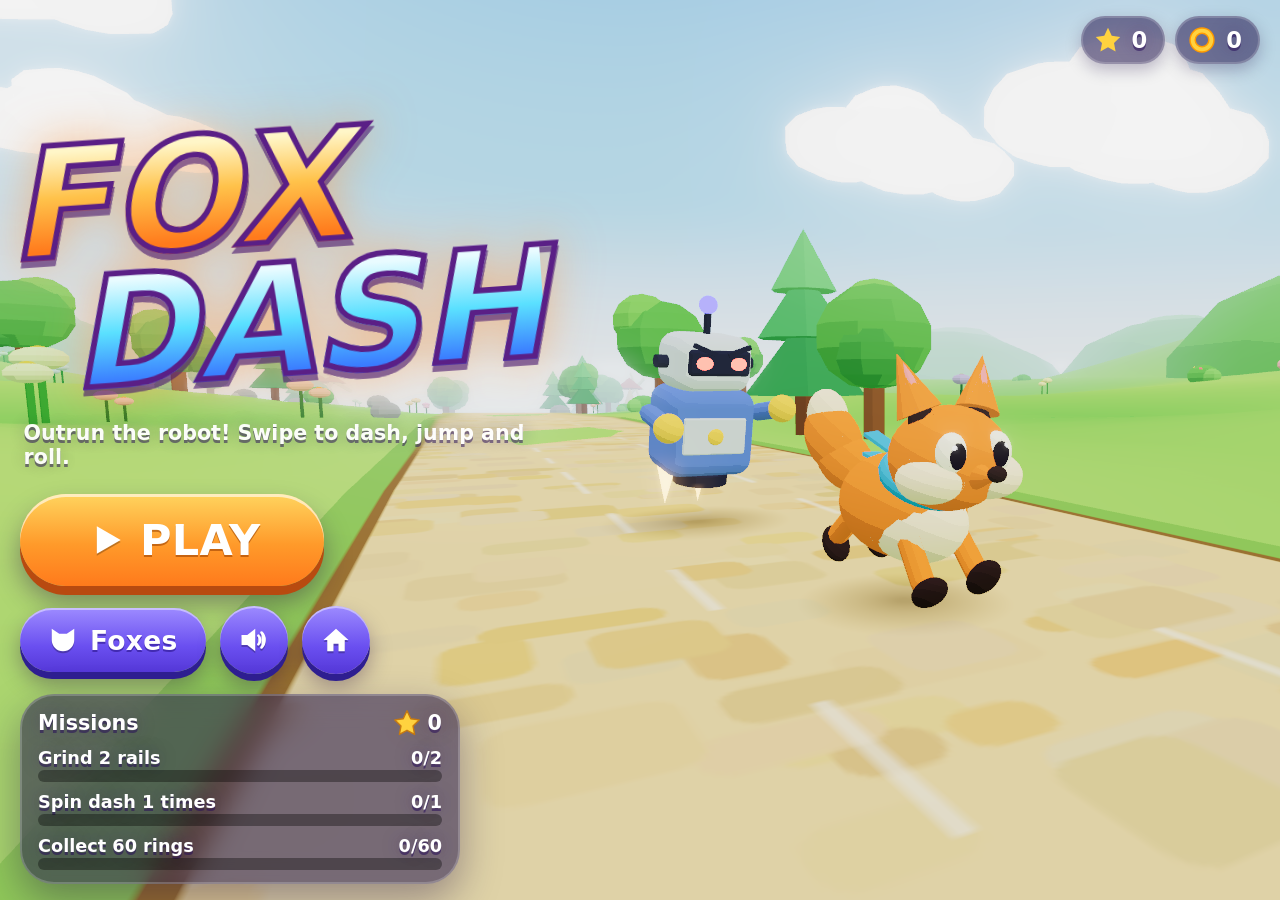
<file: games/foxdash/index.html>
<!doctype html>
<html lang="en">
<head>
<meta charset="utf-8">
<meta name="viewport" content="width=device-width, initial-scale=1, maximum-scale=1, user-scalable=no, viewport-fit=cover">
<meta name="apple-mobile-web-app-capable" content="yes">
<meta name="mobile-web-app-capable" content="yes">
<meta name="apple-mobile-web-app-status-bar-style" content="black-translucent">
<meta name="apple-mobile-web-app-title" content="Fox Dash">
<meta name="theme-color" content="#ff9a2a">
<title>Fox Dash</title>
<link rel="manifest" href="manifest.webmanifest">
<link rel="apple-touch-icon" href="icon-180.png">
<link rel="icon" href="icon-180.png">
<style>
:root{--o1:#ffc24a;--o2:#ff7a1c;--ink:#2a1650;--glass:rgba(34,20,78,.55);--pink:#ff5fa8;--cyan:#35e6ff;--gold:#ffd23f;
  --sat:env(safe-area-inset-top,0px);--sar:env(safe-area-inset-right,0px);--sab:env(safe-area-inset-bottom,0px);--sal:env(safe-area-inset-left,0px);
  --u:min(1vw,1.6vh);}
*{box-sizing:border-box;-webkit-tap-highlight-color:transparent;-webkit-touch-callout:none;-webkit-user-select:none;user-select:none}
html,body{margin:0;height:100%;overflow:hidden;background:#1a0f3a;overscroll-behavior:none;touch-action:none;
  font-family:ui-rounded,"SF Pro Rounded","Nunito","Varela Round",system-ui,-apple-system,"Segoe UI",Roboto,sans-serif;font-weight:800;color:#fff}
body{position:fixed;inset:0;height:100dvh;width:100vw}
canvas{position:fixed;inset:0;width:100%;height:100%;display:block}
#fx{pointer-events:none}
svg{display:block}
button{font:inherit;color:inherit;border:0;background:none;cursor:pointer;touch-action:manipulation}
.screen{position:fixed;inset:0;display:none;padding:calc(var(--sat) + 16px) calc(var(--sar) + 20px) calc(var(--sab) + 16px) calc(var(--sal) + 20px);pointer-events:none}
.screen>*{pointer-events:auto}
body[data-s=title] #title,body[data-s=shop] #shop,body[data-s=pause] #pause,body[data-s=over] #over{display:flex}
#hud{position:fixed;inset:0;pointer-events:none;display:none;padding:calc(var(--sat) + 12px) calc(var(--sar) + 16px) calc(var(--sab) + 12px) calc(var(--sal) + 16px)}
body[data-s=play] #hud,body[data-s=pause] #hud{display:block}
.txt{text-shadow:0 3px 0 rgba(40,15,90,.55),0 0 18px rgba(40,15,90,.35)}
/* buttons */
.btn{display:inline-flex;align-items:center;justify-content:center;gap:12px;min-height:64px;min-width:64px;padding:0 28px;border-radius:40px;font-size:calc(22px + .5vmin);letter-spacing:.3px;
  background:linear-gradient(#ffd45e,#ff9a2a 55%,#ff7a1c);box-shadow:0 7px 0 #b84a10,0 12px 22px rgba(30,0,60,.35),inset 0 2px 0 rgba(255,255,255,.55);text-shadow:0 2px 0 rgba(150,60,0,.55);transition:transform .08s,box-shadow .08s}
.btn:active{transform:translateY(5px);box-shadow:0 2px 0 #b84a10,0 4px 10px rgba(30,0,60,.35),inset 0 2px 0 rgba(255,255,255,.55)}
.btn.big{min-height:92px;padding:0 64px;font-size:calc(34px + 1vmin);border-radius:56px;box-shadow:0 9px 0 #b84a10,0 16px 28px rgba(30,0,60,.4),inset 0 3px 0 rgba(255,255,255,.6)}
.btn.big:active{transform:translateY(7px);box-shadow:0 2px 0 #b84a10,0 6px 12px rgba(30,0,60,.4),inset 0 3px 0 rgba(255,255,255,.6)}
.btn.alt{background:linear-gradient(#9d8bff,#6a4ff0 60%,#5538d8);box-shadow:0 7px 0 #2f1f92,0 12px 22px rgba(30,0,60,.35),inset 0 2px 0 rgba(255,255,255,.45);text-shadow:0 2px 0 rgba(30,10,120,.5)}
.btn.alt:active{box-shadow:0 2px 0 #2f1f92,0 4px 10px rgba(30,0,60,.35),inset 0 2px 0 rgba(255,255,255,.45)}
.btn.green{background:linear-gradient(#8cf08a,#33c24d 60%,#22a83c);box-shadow:0 7px 0 #146a26,0 12px 22px rgba(30,0,60,.35),inset 0 2px 0 rgba(255,255,255,.5);text-shadow:0 2px 0 rgba(10,90,30,.5)}
.btn.green:active{box-shadow:0 2px 0 #146a26,0 4px 10px rgba(30,0,60,.35)}
.btn[disabled]{filter:grayscale(.85) brightness(.8);pointer-events:none}
.btn.round{padding:0;width:68px;height:68px;border-radius:50%}
.btn svg{width:30px;height:30px;fill:currentColor;filter:drop-shadow(0 2px 0 rgba(0,0,0,.25))}
.btn.big svg{width:44px;height:44px}
a.btn{text-decoration:none;color:inherit}
.chip{display:inline-flex;align-items:center;gap:9px;background:var(--glass);backdrop-filter:blur(10px);-webkit-backdrop-filter:blur(10px);border-radius:30px;padding:9px 18px 9px 12px;font-size:calc(19px + .4vmin);box-shadow:inset 0 0 0 2px rgba(255,255,255,.18),0 6px 16px rgba(20,0,60,.25)}
.chip svg{width:30px;height:30px}
.panel{background:var(--glass);backdrop-filter:blur(14px);-webkit-backdrop-filter:blur(14px);border-radius:34px;box-shadow:inset 0 0 0 2px rgba(255,255,255,.2),0 16px 40px rgba(20,0,60,.35)}
/* HUD */
#hud .chip,#hud .pu{backdrop-filter:none;-webkit-backdrop-filter:none;background:rgba(40,24,90,.62)}
#scoreBox{position:absolute;left:calc(var(--sal) + 18px);top:calc(var(--sat) + 12px)}
#score{font-size:calc(44px + 1.4vmin);line-height:1;font-variant-numeric:tabular-nums}
#scoreBox .sub{display:flex;gap:12px;margin-top:6px;font-size:calc(17px + .3vmin);opacity:.95}
#mult{background:linear-gradient(#ffd45e,#ff8a22);border-radius:14px;padding:2px 10px;text-shadow:0 2px 0 rgba(150,60,0,.5)}
#ringBox{position:absolute;left:50%;top:calc(var(--sat) + 12px);transform:translateX(-50%)}
#ringBox.pop{animation:pop .25s}
@keyframes pop{50%{transform:translateX(-50%) scale(1.22)}}
#btnPause{position:absolute;right:calc(var(--sar) + 16px);top:calc(var(--sat) + 12px);pointer-events:auto}
#pups{position:absolute;left:calc(var(--sal) + 18px);top:calc(var(--sat) + 100px + 1.4vmin);display:flex;flex-direction:column;gap:10px}
.pu{width:64px;height:64px;border-radius:50%;display:grid;place-items:center;position:relative;background:var(--glass);box-shadow:inset 0 0 0 3px var(--c),0 6px 14px rgba(20,0,60,.3)}
.pu svg{width:36px;height:36px}
.pu i{position:absolute;inset:-2px;border-radius:50%;background:conic-gradient(var(--c) calc(var(--p)*1%),transparent 0);-webkit-mask:radial-gradient(circle,transparent 27px,#000 28px);mask:radial-gradient(circle,transparent 27px,#000 28px)}
#btnDash{position:absolute;right:calc(var(--sar) + 22px);bottom:calc(var(--sab) + 26px);width:108px;height:108px;border-radius:50%;pointer-events:auto;display:grid;place-items:center;background:radial-gradient(circle at 35% 30%,#5b4bd0,#2a1a78);box-shadow:0 8px 0 #160b50,0 14px 24px rgba(0,0,0,.35);opacity:.9;transition:transform .1s}
#btnDash svg.bolt{width:54px;height:54px;fill:#ffe14a;filter:drop-shadow(0 0 8px rgba(255,225,74,.7));z-index:1}
#btnDash svg.ring{position:absolute;inset:0;width:100%;height:100%;transform:rotate(-90deg)}
#btnDash svg.ring circle{fill:none;stroke-width:9;stroke-linecap:round}
#btnDash.ready{opacity:1;animation:dashp .7s infinite alternate}
@keyframes dashp{to{transform:scale(1.12);box-shadow:0 8px 0 #160b50,0 0 36px 8px rgba(255,225,74,.65)}}
#btnDash:active{transform:scale(.92)}
#banner{position:absolute;left:0;right:0;top:26%;text-align:center;font-size:calc(40px + 3vmin);opacity:0;transform:scale(.7)}
#banner small{display:block;font-size:.42em;letter-spacing:3px;opacity:.9}
#banner.show{animation:ban 2.6s ease-out}
@keyframes ban{0%{opacity:0;transform:scale(.6)}12%{opacity:1;transform:scale(1.08)}22%{transform:scale(1)}78%{opacity:1}100%{opacity:0;transform:scale(1.04) translateY(-20px)}}
#toasts{position:absolute;left:50%;top:calc(var(--sat) + 100px);transform:translateX(-50%);display:flex;flex-direction:column;align-items:center;gap:8px}
.toast{display:flex;align-items:center;gap:12px;padding:12px 24px 12px 14px;background:linear-gradient(#7a5cff,#4a30c8);border-radius:36px;font-size:calc(19px + .4vmin);box-shadow:0 8px 20px rgba(0,0,0,.35),inset 0 0 0 2px rgba(255,255,255,.3);animation:toast 3.2s ease-out forwards}
.toast svg{width:34px;height:34px;animation:spin 1s ease-out}
@keyframes toast{0%{opacity:0;transform:translateY(-30px) scale(.8)}10%{opacity:1;transform:none}85%{opacity:1}100%{opacity:0;transform:translateY(-14px)}}
@keyframes spin{from{transform:rotate(-240deg) scale(.2)}}
#tut{position:absolute;left:50%;top:calc(var(--sat) + 17%);transform:translateX(-50%);display:flex;gap:22px;opacity:0;transition:opacity .5s;pointer-events:none}
#tut.on{opacity:1}
#tut{gap:min(22px,2.5vw)}#tut div{width:min(calc(78px + 3vmin),20vw);text-align:center;font-size:calc(16px + .3vmin)}
#tut .ic{width:min(calc(78px + 3vmin),20vw);height:min(calc(78px + 3vmin),20vw);border-radius:26px;background:var(--glass);display:grid;place-items:center;margin-bottom:6px;box-shadow:inset 0 0 0 2px rgba(255,255,255,.25)}
#tut svg{width:54%;height:54%;fill:none;stroke:#fff;stroke-width:5;stroke-linecap:round;stroke-linejoin:round}
#tut .l svg{animation:swl 1.1s infinite}#tut .r svg{animation:swr 1.1s infinite}#tut .u svg{animation:swu 1.1s infinite}#tut .d svg{animation:swd 1.1s infinite}
@keyframes swl{50%{transform:translateX(-9px)}}@keyframes swr{50%{transform:translateX(9px)}}@keyframes swu{50%{transform:translateY(-9px)}}@keyframes swd{50%{transform:translateY(9px)}}
#flash{position:fixed;inset:0;pointer-events:none;opacity:0;background:radial-gradient(circle,rgba(255,60,60,0) 35%,rgba(255,40,70,.75));transition:opacity .35s}
#flash.on{opacity:1;transition:none}
/* title */
#title{flex-direction:column;justify-content:space-between;align-items:flex-start}
.tt-stats{align-self:flex-end;display:flex;gap:10px;flex-wrap:wrap;justify-content:flex-end}
.tt-main{display:flex;flex-direction:column;gap:2.2vmin;align-items:flex-start;max-width:min(480px,92vw)}.lw,.aw{display:flex;flex-direction:column;gap:2.2vmin;align-items:inherit}
.logo{margin:0;line-height:.86;font-size:calc(72px + 9vmin);font-style:italic;font-weight:900;letter-spacing:-2px;transform:rotate(-4deg);transform-origin:left bottom;filter:drop-shadow(0 6px 0 rgba(70,20,110,.6)) drop-shadow(0 0 22px rgba(255,150,60,.5))}
.logo span{display:block;background:linear-gradient(#fff6c8 10%,#ffc24a 45%,#ff7a1c 85%);-webkit-background-clip:text;background-clip:text;color:transparent;-webkit-text-stroke:calc(3px + .3vmin) #5a1f86;paint-order:stroke fill}
.logo span+span{margin-left:.35em;background:linear-gradient(#e9fbff 10%,#5ae0ff 50%,#3a7bff 88%);-webkit-background-clip:text;background-clip:text}
.tag{font-size:calc(17px + .4vmin);opacity:.95;margin:-.4vmin 0 .6vmin .4vmin}
.row{display:flex;gap:14px;flex-wrap:wrap;align-items:center}
.miss{padding:14px 18px;display:flex;flex-direction:column;gap:10px;width:min(440px,92vw)}
.miss h3{margin:0;font-size:calc(18px + .3vmin);display:flex;justify-content:space-between;align-items:center}
.m{display:grid;grid-template-columns:1fr auto;gap:2px 12px;font-size:calc(15px + .3vmin)}
.m .bar{grid-column:1/3;height:12px;border-radius:8px;background:rgba(0,0,0,.35);overflow:hidden}
.m .bar b{display:block;height:100%;background:linear-gradient(90deg,#ffd23f,#ff9a2a);border-radius:8px}
@media (orientation:portrait){#title{align-items:center}.tt-main{align-items:center;text-align:center;flex:1;width:100%;justify-content:space-between;max-width:none}.lw,.aw{align-items:center}.lw{margin-top:5vh}.logo{transform-origin:center;text-align:center}.row{justify-content:center}.tag{margin-left:0}}
/* shop */
#shop{align-items:stretch;justify-content:flex-end}
.shop{width:min(560px,100%,60vw);max-height:100%;overflow:auto;display:flex;flex-direction:column;gap:14px;padding:18px}
.shop h2{margin:0;font-size:calc(28px + .8vmin);display:flex;justify-content:space-between;align-items:center}
.grid{display:grid;grid-template-columns:repeat(4,1fr);gap:12px}
.card{position:relative;aspect-ratio:1/1.05;border-radius:24px;background:rgba(255,255,255,.12);box-shadow:inset 0 0 0 3px rgba(255,255,255,.18);display:flex;flex-direction:column;align-items:center;justify-content:flex-end;padding:6px 4px 8px;font-size:calc(14px + .3vmin);transition:transform .12s}
.card svg{width:62%;aspect-ratio:1;margin-bottom:auto;margin-top:4px;filter:drop-shadow(0 4px 0 rgba(0,0,0,.2))}
.card:active{transform:scale(.94)}
.card.sel{background:rgba(255,194,74,.28);box-shadow:inset 0 0 0 4px #ffd23f,0 0 22px rgba(255,210,60,.5)}
.card .pr{display:flex;align-items:center;gap:4px;font-size:.95em}.card .pr svg{width:20px;height:20px;margin:0;filter:none}
.card .lk{position:absolute;right:8px;top:8px;width:22px;height:22px;opacity:.9}
.card.locked svg:first-child{filter:grayscale(.5) brightness(.7)}
.shop .row{justify-content:space-between}
@media (orientation:portrait){#shop{justify-content:flex-end;align-items:center}.shop{width:100%;max-height:62%}.grid{grid-template-columns:repeat(4,1fr)}}
/* pause / over */
#pause{align-items:center;justify-content:center;background:rgba(20,8,50,.5);pointer-events:auto}
.menu{display:flex;flex-direction:column;gap:16px;padding:28px 34px;align-items:stretch;min-width:min(380px,88vw)}
.menu h2{margin:0 0 4px;text-align:center;font-size:calc(34px + .8vmin)}
#over{align-items:center;justify-content:flex-start}
.over{padding:24px 30px;display:flex;flex-direction:column;gap:14px;align-items:center;width:min(500px,100%);text-align:center}
.over h2{margin:0;font-size:calc(38px + 1vmin);line-height:1}
.over .big{font-size:calc(64px + 2vmin);line-height:1;font-variant-numeric:tabular-nums}
.over .best{font-size:calc(18px + .3vmin);opacity:.95}
.over .best.new{color:#ffe14a;animation:pop2 .6s infinite alternate}
@keyframes pop2{to{transform:scale(1.12)}}
.stats{display:flex;gap:10px;flex-wrap:wrap;justify-content:center}
@media (orientation:portrait){#over{justify-content:center}}
@media (orientation:portrait) and (max-height:920px){.miss{display:none}}
@media (max-height:520px){.card{aspect-ratio:auto;height:84px;font-size:13px}.card svg{width:44%}.shop{padding:12px;gap:8px}.shop h2{font-size:22px}.grid{gap:8px}.over{padding:14px 20px;gap:8px}.over .big{font-size:48px}.btn.big{min-height:70px}.menu{gap:10px;padding:16px 26px}.btn{min-height:56px}.logo{font-size:64px}.btn.big{min-height:78px}.miss{display:none}}
</style>
</head>
<body data-s="title">
<canvas id="gl"></canvas>
<canvas id="fx"></canvas>
<div id="flash"></div>

<div id="hud">
  <div id="scoreBox" class="txt"><div id="score">0</div><div class="sub"><span id="mult">x1.0</span><span id="distv">0 m</span></div></div>
  <div id="ringBox" class="chip"><svg viewBox="0 0 32 32"><circle cx="16" cy="16" r="10" fill="none" stroke="#ff9a00" stroke-width="7"/><circle cx="16" cy="16" r="10" fill="none" stroke="#ffd23f" stroke-width="4"/></svg><span id="rings" class="txt">0</span></div>
  <button id="btnPause" class="btn round alt" aria-label="Pause"><svg viewBox="0 0 24 24"><rect x="5" y="4" width="5" height="16" rx="2"/><rect x="14" y="4" width="5" height="16" rx="2"/></svg></button>
  <div id="pups"></div>
  <button id="btnDash" aria-label="Spin dash"><svg class="ring" viewBox="0 0 108 108"><circle cx="54" cy="54" r="48" stroke="rgba(255,255,255,.18)"/><circle id="dashArc" cx="54" cy="54" r="48" stroke="#ffe14a" stroke-dasharray="0 302"/></svg><svg class="bolt" viewBox="0 0 24 24"><path d="M13.5 1 4 13.5h6L8.5 23 20 9.5h-6.5z"/></svg></button>
  <div id="banner" class="txt"></div>
  <div id="toasts"></div>
  <div id="tut" class="txt">
    <div class="l"><div class="ic"><svg viewBox="0 0 48 48"><path d="M36 24H12M22 14 12 24l10 10"/></svg></div>Left</div>
    <div class="r"><div class="ic"><svg viewBox="0 0 48 48"><path d="M12 24h24M26 14l10 10-10 10"/></svg></div>Right</div>
    <div class="u"><div class="ic"><svg viewBox="0 0 48 48"><path d="M24 36V12M14 22l10-10 10 10"/></svg></div>Jump</div>
    <div class="d"><div class="ic"><svg viewBox="0 0 48 48"><path d="M24 12v24M14 26l10 10 10-10"/></svg></div>Roll</div>
  </div>
</div>

<section id="title" class="screen">
  <div class="tt-stats">
    <div class="chip txt" title="Best score"><svg viewBox="0 0 32 32"><path d="M16 3l4 8.5 9 1.2-6.6 6.4 1.7 9.1L16 23.800 7.900 28.200l1.700-9.100L3 12.700l9-1.200z" fill="#ffd23f"/></svg><span id="tBest">0</span></div>
    <div class="chip txt"><svg viewBox="0 0 32 32"><circle cx="16" cy="16" r="10" fill="none" stroke="#ff9a00" stroke-width="7"/><circle cx="16" cy="16" r="10" fill="none" stroke="#ffd23f" stroke-width="4"/></svg><span id="tRings">0</span></div>
  </div>
  <div class="tt-main">
    <div class="lw"><h1 class="logo"><span>FOX</span><span>DASH</span></h1>
    <div class="tag txt">Outrun the robot! Swipe to dash, jump and roll.</div></div>
    <div class="aw"><button id="btnPlay" class="btn big"><svg viewBox="0 0 24 24"><path d="M7 4.500v15l13-7.500z"/></svg>PLAY</button>
    <div class="row">
      <button id="btnSkins" class="btn alt"><svg viewBox="0 0 24 24"><path d="M3 3l6 4h6l6-4v9a9 9 0 0 1-18 0z"/></svg>Foxes</button>
      <button id="btnMute" class="btn round alt" aria-label="Music"></button>
      <a id="btnHome" class="btn round alt" href="../" aria-label="Home"><svg viewBox="0 0 24 24"><path d="M12 3 2 12h3v9h5v-6h4v6h5v-9h3z"/></svg></a>
    </div>
    <div class="panel miss"><h3 class="txt"><span>Missions</span><span id="tStars" style="display:flex;align-items:center;gap:6px"></span></h3><div id="missList" style="display:flex;flex-direction:column;gap:10px"></div></div></div>
  </div>
</section>

<section id="shop" class="screen">
  <div class="panel shop">
    <h2 class="txt"><span>Choose your fox</span><span class="chip" style="font-size:20px"><svg viewBox="0 0 32 32"><circle cx="16" cy="16" r="10" fill="none" stroke="#ff9a00" stroke-width="7"/><circle cx="16" cy="16" r="10" fill="none" stroke="#ffd23f" stroke-width="4"/></svg><span id="sRings">0</span></span></h2>
    <div id="skinGrid" class="grid"></div>
    <div class="row"><button id="btnShopBack" class="btn alt">Back</button><button id="btnBuy" class="btn green">Select</button></div>
  </div>
</section>

<section id="pause" class="screen">
  <div class="panel menu">
    <h2 class="txt">Paused</h2>
    <button id="btnResume" class="btn big" style="padding:0 40px;min-height:78px"><svg viewBox="0 0 24 24"><path d="M7 4.500v15l13-7.500z"/></svg>Resume</button>
    <button id="btnRestart" class="btn alt"><svg viewBox="0 0 24 24"><path d="M12 5V2L7 6.500 12 11V8a5 5 0 1 1-5 5H5a7 7 0 1 0 7-8z"/></svg>Restart</button>
    <button id="btnMute2" class="btn alt"></button>
    <a class="btn alt" href="../"><svg viewBox="0 0 24 24"><path d="M12 3 2 12h3v9h5v-6h4v6h5v-9h3z"/></svg>Home</a>
    <button id="btnQuit" class="btn alt" style="min-height:54px;font-size:20px">Quit to title</button>
  </div>
</section>

<section id="over" class="screen">
  <div class="panel over">
    <h2 class="txt" id="oTitle">Oh no!</h2>
    <div class="big txt" id="oScore">0</div>
    <div class="best txt" id="oBest">Best 0</div>
    <div class="stats">
      <div class="chip txt"><svg viewBox="0 0 32 32"><circle cx="16" cy="16" r="10" fill="none" stroke="#ff9a00" stroke-width="7"/><circle cx="16" cy="16" r="10" fill="none" stroke="#ffd23f" stroke-width="4"/></svg><span id="oRings">0</span></div>
      <div class="chip txt"><svg viewBox="0 0 32 32"><path d="M4 22l8-12 5 7 3-4 8 9z" fill="#7be08a"/></svg><span id="oDist">0 m</span></div>
      <div class="chip txt" id="oStarsChip"><svg viewBox="0 0 32 32"><path d="M16 3l4 8.5 9 1.2-6.6 6.4 1.7 9.1L16 23.800 7.900 28.200l1.700-9.100L3 12.700l9-1.200z" fill="#ffd23f"/></svg><span id="oStars">0</span></div>
    </div>
    <button id="btnAgain" class="btn big" style="padding:0 48px"><svg viewBox="0 0 24 24"><path d="M12 5V2L7 6.500 12 11V8a5 5 0 1 1-5 5H5a7 7 0 1 0 7-8z"/></svg>Again!</button>
    <div class="row" style="justify-content:center"><button id="btnOSkins" class="btn alt"><svg viewBox="0 0 24 24"><path d="M3 3l6 4h6l6-4v9a9 9 0 0 1-18 0z"/></svg>Foxes</button><button id="btnOTitle" class="btn alt"><svg viewBox="0 0 24 24"><path d="M12 3 2 12h3v9h5v-6h4v6h5v-9h3z"/></svg>Menu</button></div>
  </div>
</section>
<script type="importmap">{"imports":{"three":"../../vendor/three/three.module.min.js","three/addons/":"../../vendor/three/addons/"}}</script>
<script type="module" src="game.js"></script>
</body>
</html>
</file>
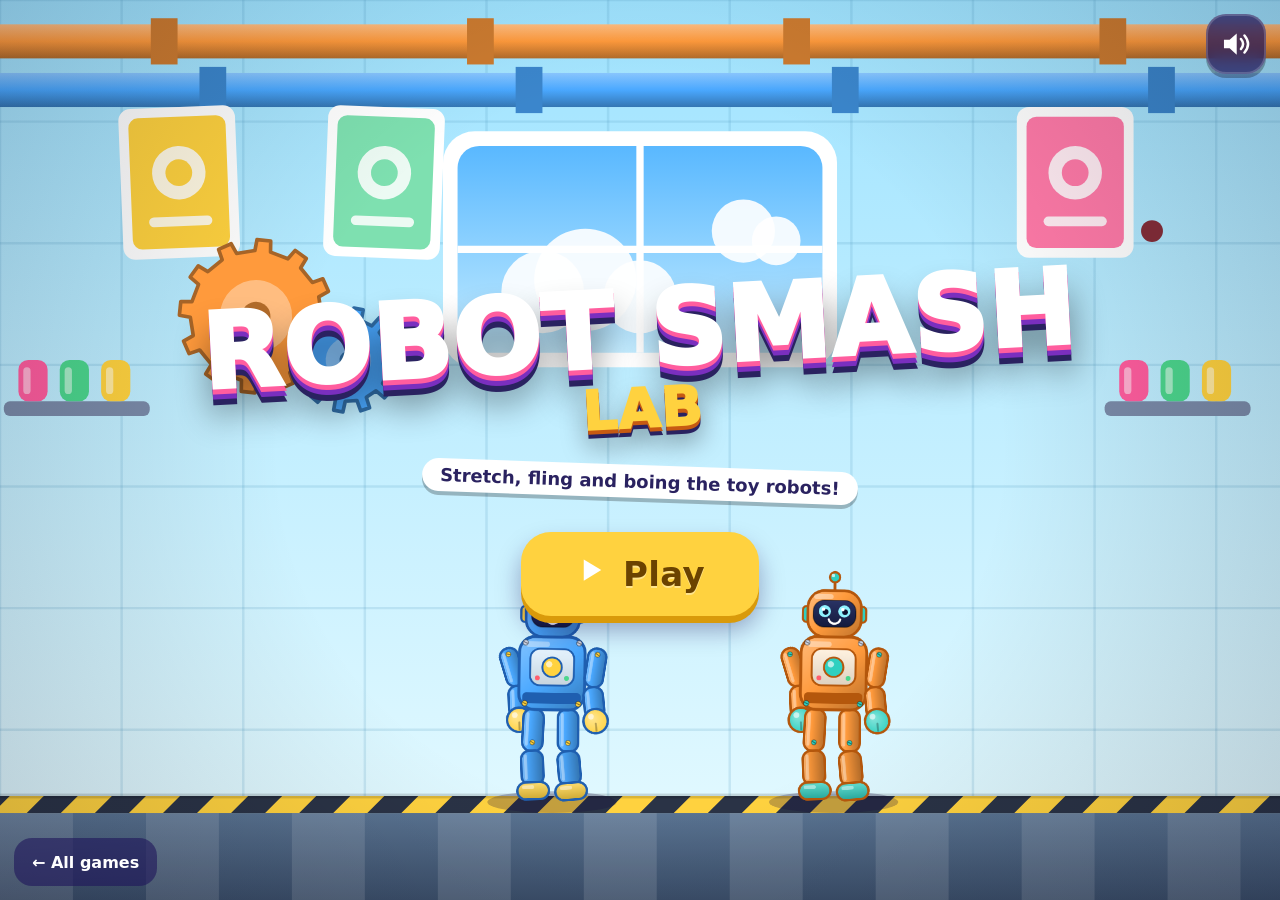
<file: games/robotsmash/index.html>
<!doctype html>
<html lang="en">
<head>
<meta charset="utf-8">
<meta name="viewport" content="width=device-width, initial-scale=1, maximum-scale=1, user-scalable=no, viewport-fit=cover">
<meta name="apple-mobile-web-app-capable" content="yes">
<meta name="mobile-web-app-capable" content="yes">
<meta name="apple-mobile-web-app-title" content="Robot Smash Lab">
<meta name="apple-mobile-web-app-status-bar-style" content="black-translucent">
<meta name="theme-color" content="#2b2a6e">
<meta name="format-detection" content="telephone=no">
<link rel="manifest" href="manifest.webmanifest">
<link rel="apple-touch-icon" href="icon-180.png">
<link rel="icon" href="icon-180.png">
<title>Robot Smash Lab</title>
<style>
:root{
  --ink:#2a2260; --card:#fffaf2; --blue:#3ea8ff; --blued:#1c63c4; --pink:#ff5d9e; --pinkd:#c93179; --yellow:#ffd23f; --yellowd:#d99a0b; --green:#4cd68d; --greend:#1f9d5f; --purple:#9a6bff; --purpled:#5f37cf; --orange:#ff8a3c; --oranged:#c75a12;
  --sb:env(safe-area-inset-bottom,0px); --st:env(safe-area-inset-top,0px); --sl:env(safe-area-inset-left,0px); --sr:env(safe-area-inset-right,0px);
  --font:ui-rounded,"SF Pro Rounded","Nunito","Varela Round",system-ui,-apple-system,"Segoe UI",Roboto,sans-serif;
}
*{box-sizing:border-box;-webkit-tap-highlight-color:transparent;-webkit-touch-callout:none;-webkit-user-select:none;user-select:none}
html,body{margin:0;height:100%;overflow:hidden;background:#2b2a6e;font-family:var(--font);color:var(--ink);overscroll-behavior:none;touch-action:none;position:fixed;inset:0;width:100%}
#app{position:fixed;inset:0;height:100dvh;overflow:hidden}
#c{position:absolute;inset:0;width:100%;height:100%;display:block;touch-action:none}
button{font-family:inherit;border:0;cursor:pointer;touch-action:manipulation;color:inherit;padding:0}
svg{display:block}
.hidden{display:none!important}

/* buttons */
.btn{display:inline-flex;align-items:center;justify-content:center;gap:10px;min-height:64px;padding:0 30px;border-radius:24px;font-size:24px;font-weight:900;letter-spacing:.3px;color:#fff;background:var(--blue);box-shadow:0 7px 0 var(--blued),0 14px 24px rgba(20,10,80,.35);text-shadow:0 2px 0 rgba(0,0,0,.22);transition:transform .08s,box-shadow .08s;position:relative}
.btn:active{transform:translateY(5px);box-shadow:0 2px 0 var(--blued),0 6px 12px rgba(20,10,80,.3)}
.btn.pink{background:var(--pink);box-shadow:0 7px 0 var(--pinkd),0 14px 24px rgba(20,10,80,.35)}.btn.pink:active{box-shadow:0 2px 0 var(--pinkd)}
.btn.green{background:var(--green);box-shadow:0 7px 0 var(--greend),0 14px 24px rgba(20,10,80,.35)}.btn.green:active{box-shadow:0 2px 0 var(--greend)}
.btn.yellow{background:var(--yellow);color:#6b4300;text-shadow:0 2px 0 rgba(255,255,255,.4);box-shadow:0 7px 0 var(--yellowd),0 14px 24px rgba(20,10,80,.35)}.btn.yellow:active{box-shadow:0 2px 0 var(--yellowd)}
.btn.purple{background:var(--purple);box-shadow:0 7px 0 var(--purpled),0 14px 24px rgba(20,10,80,.35)}.btn.purple:active{box-shadow:0 2px 0 var(--purpled)}
.btn.orange{background:var(--orange);box-shadow:0 7px 0 var(--oranged),0 14px 24px rgba(20,10,80,.35)}.btn.orange:active{box-shadow:0 2px 0 var(--oranged)}
.btn.big{min-height:84px;font-size:34px;padding:0 54px;border-radius:30px}
.btn.small{min-height:56px;font-size:20px;padding:0 22px;border-radius:20px}
.btn svg{width:30px;height:30px}
.ib{width:60px;height:60px;border-radius:20px;background:rgba(30,20,90,.72);backdrop-filter:blur(8px);-webkit-backdrop-filter:blur(8px);box-shadow:0 4px 0 rgba(0,0,0,.28),inset 0 0 0 2px rgba(255,255,255,.18);display:flex;align-items:center;justify-content:center;padding:13px;pointer-events:auto;position:relative}
.ib:active{transform:translateY(3px);box-shadow:0 1px 0 rgba(0,0,0,.28),inset 0 0 0 2px rgba(255,255,255,.18)}
.ib.on{background:rgba(255,93,158,.9)}
.ib .lbl{position:absolute;bottom:-17px;left:50%;transform:translateX(-50%);font-size:11px;font-weight:800;color:#fff;text-shadow:0 1px 3px rgba(0,0,0,.6);white-space:nowrap}

/* HUD */
#hud{position:absolute;left:0;right:0;top:0;padding:calc(10px + var(--st)) calc(12px + var(--sr)) 0 calc(12px + var(--sl));display:flex;align-items:flex-start;gap:10px;pointer-events:none;z-index:5}
#hud .sp{flex:1}
.pill{display:flex;align-items:center;gap:8px;height:48px;padding:0 16px 0 8px;border-radius:24px;background:rgba(30,20,90,.72);backdrop-filter:blur(8px);-webkit-backdrop-filter:blur(8px);color:#fff;font-weight:900;font-size:22px;box-shadow:inset 0 0 0 2px rgba(255,255,255,.18);pointer-events:auto}
.pill svg{width:32px;height:32px}
.pill.bump{animation:bump .3s}
@keyframes bump{50%{transform:scale(1.18)}}
#goal{position:absolute;left:50%;top:calc(10px + var(--st));transform:translateX(-50%);display:flex;flex-direction:column;align-items:center;gap:4px;pointer-events:none;max-width:42vw}
#goal .g1{background:rgba(30,20,90,.78);color:#fff;padding:8px 18px;border-radius:22px;font-size:20px;font-weight:900;text-align:center;box-shadow:inset 0 0 0 2px rgba(255,255,255,.2);white-space:nowrap}
#goal .g2{background:rgba(255,255,255,.88);color:var(--ink);padding:3px 14px;border-radius:14px;font-size:16px;font-weight:900}
#goal .g2.low{background:#ff5d6c;color:#fff;animation:bump .6s infinite}
#shelf{position:absolute;left:0;right:0;bottom:0;padding:8px calc(12px + var(--sr)) calc(10px + var(--sb)) calc(12px + var(--sl));display:flex;gap:10px;justify-content:flex-start;overflow-x:auto;overflow-y:hidden;touch-action:pan-x;z-index:5;background:linear-gradient(to top,rgba(20,10,70,.82),rgba(20,10,70,.55) 75%,rgba(20,10,70,0));scrollbar-width:none;-webkit-overflow-scrolling:touch}
#shelf::-webkit-scrollbar{display:none}
.tool:first-child{margin-left:auto}.tool:last-child{margin-right:auto}.tool{flex:0 0 auto;width:72px;height:80px;border-radius:20px;background:rgba(255,255,255,.16);box-shadow:inset 0 0 0 2px rgba(255,255,255,.22),0 4px 0 rgba(0,0,0,.25);display:flex;flex-direction:column;align-items:center;justify-content:center;gap:2px;color:#fff;font-size:11.5px;font-weight:900;position:relative;touch-action:manipulation}
.tool svg{width:42px;height:42px}
.tool.sel{background:linear-gradient(#ffe56a,#ffb830);color:#5a3500;box-shadow:inset 0 0 0 3px #fff,0 4px 0 #b47c00,0 0 24px rgba(255,210,63,.8);transform:translateY(-6px)}
.tool.locked svg{filter:grayscale(.9);opacity:.55}
.tool.locked{background:rgba(255,255,255,.08)}
.tool .price{position:absolute;top:-8px;right:-4px;background:var(--yellow);color:#6b4300;border-radius:12px;padding:1px 7px;font-size:12px;font-weight:900;box-shadow:0 2px 0 var(--yellowd)}
.tool .cd{position:absolute;inset:0;border-radius:20px;background:rgba(20,10,70,.62);display:flex;align-items:center;justify-content:center;font-size:22px;font-weight:900}
@media (max-width:560px){.tool{width:66px;height:74px}.tool svg{width:38px;height:38px}}

/* screens */
.screen{position:absolute;inset:0;z-index:10;display:none;flex-direction:column;align-items:center;justify-content:center;padding:calc(18px + var(--st)) calc(18px + var(--sr)) calc(18px + var(--sb)) calc(18px + var(--sl));text-align:center}
.screen.show{display:flex;animation:fadein .25s}
@keyframes fadein{from{opacity:0}}
.dim{background:radial-gradient(ellipse at center,rgba(30,20,100,.55),rgba(15,10,60,.8))}
.logo{font-size:clamp(46px,9vw,104px);line-height:.92;font-weight:1000;color:#fff;letter-spacing:1px;text-transform:uppercase;-webkit-text-stroke:0;text-shadow:0 5px 0 #ff5d9e,0 10px 0 #7a2fbf,0 16px 0 #2a2260,0 26px 34px rgba(0,0,0,.45);transform:rotate(-3deg);margin:0}
.logo small{display:block;font-size:.52em;color:#ffd23f;text-shadow:0 4px 0 #c75a12,0 8px 0 #2a2260,0 16px 26px rgba(0,0,0,.4);margin-top:.1em}
.sticker{margin-top:30px;background:#fff;color:var(--ink);font-weight:900;font-size:18px;padding:6px 18px;border-radius:18px;transform:rotate(2deg);box-shadow:0 4px 0 rgba(0,0,0,.25)}
.bar{display:flex;gap:14px;align-items:center;justify-content:center;flex-wrap:wrap}
.top{position:absolute;left:0;right:0;top:0;padding:calc(12px + var(--st)) calc(14px + var(--sr)) 0 calc(14px + var(--sl));display:flex;align-items:center;gap:10px;z-index:2}
.top h2{margin:0;flex:1;text-align:center;color:#fff;font-size:30px;font-weight:1000;text-shadow:0 3px 0 rgba(0,0,0,.3)}
.panel{background:rgba(255,250,242,.97);border-radius:34px;padding:26px 30px;box-shadow:0 10px 0 rgba(0,0,0,.2),0 30px 60px rgba(10,5,60,.5);max-width:min(560px,92vw)}
.panel h2{margin:0 0 6px;font-size:40px;font-weight:1000}
.panel p{margin:6px 0 16px;font-size:20px;font-weight:700;color:#5a4a8a}
.homegrid{display:flex;gap:22px;flex-wrap:wrap;justify-content:center}
.tile{width:min(30vw,250px);min-width:200px;border-radius:34px;padding:22px 14px 20px;color:#fff;font-weight:1000;font-size:28px;display:flex;flex-direction:column;align-items:center;gap:12px;text-shadow:0 2px 0 rgba(0,0,0,.25);position:relative}
.tile svg{width:92px;height:92px;filter:drop-shadow(0 5px 0 rgba(0,0,0,.2))}
.tile small{font-size:16px;font-weight:800;opacity:.92}
.tile:active{transform:translateY(5px)}
.scroll{overflow-y:auto;overflow-x:hidden;-webkit-overflow-scrolling:touch;touch-action:pan-y;width:100%;flex:1;margin-top:calc(76px + var(--st));padding:4px 4px 22px;scrollbar-width:none}
.scroll::-webkit-scrollbar{display:none}
.arena{background:rgba(255,255,255,.16);border-radius:30px;padding:14px 16px 16px;margin:0 auto 16px;max-width:900px;text-align:left;box-shadow:inset 0 0 0 2px rgba(255,255,255,.2)}
.arena h3{margin:0 0 10px;color:#fff;font-size:26px;font-weight:1000;display:flex;align-items:center;gap:10px;text-shadow:0 2px 0 rgba(0,0,0,.3)}
.arena h3 .pr{margin-left:auto;background:var(--yellow);color:#6b4300;border-radius:16px;padding:5px 14px;font-size:18px;display:flex;gap:6px;align-items:center;text-shadow:none}
.lv{display:flex;gap:12px;flex-wrap:wrap}
.lvb{width:132px;min-height:112px;border-radius:24px;background:#fff;color:var(--ink);font-weight:1000;font-size:30px;display:flex;flex-direction:column;align-items:center;justify-content:center;gap:2px;box-shadow:0 6px 0 rgba(0,0,0,.22);position:relative}
.lvb small{font-size:13px;font-weight:800;color:#6a5a9a;line-height:1.1;padding:0 6px}
.lvb .st{display:flex;gap:2px}.lvb .st svg{width:24px;height:24px}
.lvb:active{transform:translateY(4px)}
.lvb.lk{background:rgba(255,255,255,.45);color:rgba(42,34,96,.55);box-shadow:none}
.lvb.lk .lkI{width:34px;height:34px}
.tabs{display:flex;gap:8px;justify-content:center;flex-wrap:wrap;margin-bottom:14px}
.tab{min-height:52px;padding:0 20px;border-radius:20px;background:rgba(255,255,255,.2);color:#fff;font-size:19px;font-weight:900;box-shadow:inset 0 0 0 2px rgba(255,255,255,.2)}
.tab.on{background:#fff;color:var(--ink);box-shadow:0 5px 0 rgba(0,0,0,.25)}
.cards{display:grid;grid-template-columns:repeat(auto-fill,minmax(210px,1fr));gap:14px;max-width:1000px;margin:0 auto}
.card{background:#fffaf2;border-radius:28px;padding:14px 12px 14px;display:flex;flex-direction:column;align-items:center;gap:6px;box-shadow:0 6px 0 rgba(0,0,0,.2);text-align:center}
.card .pv{width:96px;height:96px;display:flex;align-items:center;justify-content:center}
.card .pv img{max-width:100%;max-height:100%;border-radius:18px}
.card b{font-size:21px;font-weight:1000}.card span{font-size:14px;font-weight:700;color:#6a5a9a;min-height:36px;line-height:1.15}
.card .btn{min-height:50px;font-size:18px;padding:0 18px;border-radius:18px;margin-top:4px;box-shadow:0 5px 0 rgba(0,0,0,.2)}
.card .btn.dis{filter:grayscale(.8);opacity:.6}
.lvlpips{display:flex;gap:4px}.lvlpips i{width:16px;height:10px;border-radius:5px;background:#ddd}.lvlpips i.f{background:var(--green)}
#stars{display:flex;gap:6px;justify-content:center;margin:2px 0 10px}
#stars svg{width:96px;height:96px;transform:scale(0)}
#stars svg.pop{animation:starpop .55s cubic-bezier(.2,1.6,.4,1) forwards}
@keyframes starpop{from{transform:scale(0) rotate(-40deg)}to{transform:scale(1) rotate(0)}}
#hintFinger{width:72px;height:72px;margin:6px auto 0;animation:swipe 1.6s infinite ease-in-out}
@keyframes swipe{0%{transform:translate(-50px,16px) rotate(-10deg)}50%{transform:translate(50px,-16px) rotate(10deg)}100%{transform:translate(-50px,16px) rotate(-10deg)}}
#toast{position:absolute;left:50%;top:calc(104px + var(--st));transform:translateX(-50%) translateY(-14px);background:rgba(30,20,90,.92);color:#fff;padding:12px 22px;border-radius:22px;font-size:19px;font-weight:900;opacity:0;pointer-events:none;transition:all .25s;z-index:20;text-align:center;max-width:88vw}
#toast.show{opacity:1;transform:translateX(-50%) translateY(0)}
#flash{position:absolute;inset:0;background:#fff;opacity:0;pointer-events:none;z-index:6}
.corner{position:absolute;right:calc(14px + var(--sr));top:calc(14px + var(--st));z-index:11}
.corner2{position:absolute;left:calc(14px + var(--sl));bottom:calc(14px + var(--sb));z-index:11;color:#fff;font-weight:900;font-size:16px;text-decoration:none;background:rgba(30,20,90,.6);border-radius:18px;padding:12px 18px;min-height:48px;display:flex;align-items:center}
@media (max-height:520px){.logo{font-size:44px}.btn.big{min-height:68px;font-size:28px}.tile{padding:12px}.tile svg{width:60px;height:60px}}
@media (orientation:portrait){#toast{top:calc(170px + var(--st))}.tile{width:min(80vw,380px)}.homegrid{flex-direction:column;gap:16px}.tile{flex-direction:row;justify-content:flex-start;padding:14px 22px;font-size:26px}.tile svg{width:64px;height:64px}.tile small{display:none}#goal{max-width:70vw;top:calc(76px + var(--st))}.logo{font-size:15vw}}
</style>
</head>
<body>
<div id="app">
  <canvas id="c"></canvas>
  <div id="flash"></div>

  <div id="hud" class="hidden">
    <button class="ib" id="bPause" aria-label="Pause"></button>
    <div class="pill" id="coinPill"><span id="coinIc"></span><b id="coinN">0</b></div>
    <div class="sp"></div>
    <button class="ib" id="bScene" aria-label="Change arena"></button>
    <button class="ib" id="bBot" aria-label="Add robot"></button>
    <button class="ib" id="bRebuild" aria-label="Rebuild robots"></button>
  </div>
  <div id="goal" class="hidden"><div class="g1" id="goalTxt"></div><div class="g2" id="goalTime"></div></div>
  <div id="shelf" class="hidden"></div>
  <div id="toast"></div>

  <div class="screen" id="title">
    <h1 class="logo">Robot Smash<small>Lab</small></h1>
    <div class="sticker">Stretch, fling and boing the toy robots!</div>
    <div style="height:34px"></div>
    <button class="btn big yellow" id="bPlay"><span id="playIc" style="width:38px;height:38px"></span>Play</button>
    <button class="ib corner" id="bMuteT" aria-label="Sound"></button>
    <a class="corner2" href="../">&larr; All games</a>
  </div>

  <div class="screen dim" id="home">
    <div class="top"><button class="ib" id="homeBack" aria-label="Back"></button><h2>Robot Smash Lab</h2><div class="pill"><span class="ci"></span><b class="cn">0</b></div></div>
    <div class="homegrid">
      <button class="tile" id="tMissions" style="background:linear-gradient(#ff7ab0,#e0407f);box-shadow:0 8px 0 #9c2658,0 18px 30px rgba(10,5,60,.4)"><span id="tMi"></span>Missions<small>Beat levels, win stars</small></button>
      <button class="tile" id="tSandbox" style="background:linear-gradient(#58c0ff,#2a80e0);box-shadow:0 8px 0 #1a56a0,0 18px 30px rgba(10,5,60,.4)"><span id="tSa"></span>Sandbox<small>Free play, no rules</small></button>
      <button class="tile" id="tShop" style="background:linear-gradient(#ffb04a,#f0791a);box-shadow:0 8px 0 #a8500a,0 18px 30px rgba(10,5,60,.4)"><span id="tSh"></span>Toy Shop<small>Tools, skins, arenas</small></button>
    </div>
  </div>

  <div class="screen dim" id="missions">
    <div class="top"><button class="ib" id="misBack" aria-label="Back"></button><h2>Missions</h2><div class="pill"><span class="ci"></span><b class="cn">0</b></div></div>
    <div class="scroll" id="misList"></div>
  </div>

  <div class="screen dim" id="shop">
    <div class="top"><button class="ib" id="shopBack" aria-label="Back"></button><h2>Toy Shop</h2><div class="pill"><span class="ci"></span><b class="cn">0</b></div></div>
    <div class="scroll"><div class="tabs" id="tabs"></div><div class="cards" id="cards"></div></div>
  </div>

  <div class="screen dim" id="pause">
    <div class="panel">
      <h2>Paused</h2>
      <div class="bar" style="flex-direction:column;gap:16px;margin-top:14px">
        <button class="btn big green" id="pResume"><span class="ic"></span>Resume</button>
        <div class="bar">
          <button class="btn pink" id="pRestart"><span class="ic"></span>Restart</button>
          <button class="btn purple" id="pMute"><span class="ic"></span><span class="tx">Sound</span></button>
        </div>
        <button class="btn orange" id="pHome"><span class="ic"></span>Menu</button>
      </div>
    </div>
  </div>

  <div class="screen dim" id="end">
    <div class="panel">
      <h2 id="endTitle">Great job!</h2>
      <div id="stars"></div>
      <p id="endMsg"></p>
      <div class="bar">
        <button class="btn pink" id="eRetry"><span class="ic"></span>Again</button>
        <button class="btn green" id="eNext"><span class="ic"></span>Next</button>
        <button class="btn orange" id="eHome"><span class="ic"></span>Menu</button>
      </div>
    </div>
  </div>

  <div class="screen" id="hint" style="background:rgba(15,10,60,.45);justify-content:center">
    <div class="panel" style="max-width:min(520px,90vw)">
      <h2 id="hintT">How to play</h2>
      <div id="hintFinger"></div>
      <p id="hintP" style="margin-top:18px"></p>
      <button class="btn big green" id="hintOk">Got it!</button>
    </div>
  </div>
</div>
<script src="../../vendor/matter/matter.min.js"></script>
<script type="module" src="game.js"></script>
</body>
</html>
</file>
<file: style.css>
:root {
  --bg: #15171e; --card: #23262f; --ink: #fff; --muted: rgba(255,255,255,.6); --lime: #b8e06a;
  --shell1: #ccc8be; --shell2: #a9a59b; --accent: #9e1f5c; --print: #3a3a8c;
  --sat: env(safe-area-inset-top); --sab: env(safe-area-inset-bottom); --sal: env(safe-area-inset-left); --sar: env(safe-area-inset-right);
}
* { box-sizing: border-box; -webkit-tap-highlight-color: transparent; }
html { -webkit-text-size-adjust: 100%; touch-action: manipulation; }
html, body { margin: 0; height: 100%; background: var(--bg); color: var(--ink); font-family: -apple-system, system-ui, sans-serif; overscroll-behavior: none; }
body { -webkit-user-select: none; user-select: none; -webkit-touch-callout: none; }
[hidden] { display: none !important; }
button { font: inherit; color: inherit; cursor: pointer; }
.mono, .logo, h1, .era, .cart .t, .primary, .chip, .pill, .round { font-family: ui-monospace, Menlo, monospace; }

#loading { position: fixed; inset: 0; display: flex; flex-direction: column; gap: 14px; align-items: center; justify-content: center; background: var(--bg); z-index: 50; }
#loading .logo { font-size: 28px; font-weight: 900; letter-spacing: 2px; }
#loadmsg { color: var(--muted); font-size: 14px; }

#shelf { min-height: 100%; padding: calc(var(--sat) + 8px) calc(var(--sar) + 16px) calc(var(--sab) + 24px) calc(var(--sal) + 16px); }
#shelf header { display: flex; align-items: center; justify-content: space-between; padding: 8px 0 12px; }
h1 { margin: 0; font-size: 28px; font-weight: 900; letter-spacing: 1px; }
.icon-btn { background: rgba(255,255,255,.1); border: 0; border-radius: 999px; width: 40px; height: 40px; font-size: 20px; line-height: 1; }
.chips { display: flex; gap: 8px; margin-bottom: 16px; }
.chips button { flex: 1; padding: 9px 0; border: 0; border-radius: 10px; background: rgba(255,255,255,.08); font-weight: 800; font-family: ui-monospace, Menlo, monospace; }
.chips button.on { background: var(--lime); color: #111; }
#grid { display: grid; grid-template-columns: repeat(auto-fill, minmax(150px, 1fr)); gap: 14px; }
.foot { text-align: center; color: rgba(255,255,255,.4); font-size: 12px; font-family: ui-monospace, Menlo, monospace; }

.cart { position: relative; display: block; width: 100%; text-align: left; border: 0; padding: 10px 10px 16px; border-radius: 12px; background: linear-gradient(#9a9a9f, #6e6e75); box-shadow: 0 4px 8px rgba(0,0,0,.4); }
.cart::after { content: ''; position: absolute; left: 16px; right: 16px; bottom: 5px; height: 6px; border-radius: 3px; background: #4a4a50; }
.cart .meta { display: flex; justify-content: space-between; align-items: center; margin-bottom: 6px; font-size: 10px; font-weight: 700; font-family: ui-monospace, Menlo, monospace; }
.cart .era { background: rgba(0,0,0,.35); padding: 2px 7px; border-radius: 999px; font-weight: 800; }
.cart .label { position: relative; aspect-ratio: 10 / 9; border-radius: 6px; overflow: hidden; display: flex; align-items: flex-end; justify-content: center; text-align: center; background-size: cover; background-position: center; background-repeat: no-repeat; image-rendering: pixelated; box-shadow: inset 0 0 0 2px rgba(0,0,0,.35); }
.cart .t { display: block; width: 100%; padding: 5px 6px; font-size: 13px; font-weight: 900; line-height: 1.1; background: linear-gradient(transparent, rgba(0,0,0,.78)); text-shadow: 1px 1px 0 rgba(0,0,0,.7); }
.cart .best { margin-top: 6px; font-size: 10px; color: rgba(255,255,255,.75); font-family: ui-monospace, Menlo, monospace; }
.cart.large .t { font-size: 20px; padding: 8px; }

.overlay, #detail, #menu, #settings { position: fixed; inset: 0; background: rgba(0,0,0,.65); display: flex; align-items: flex-end; justify-content: center; z-index: 30; }
#menu { align-items: center; z-index: 40; } #settings { z-index: 45; }
.sheet { position: relative; width: min(100%, 440px); max-height: 92%; overflow-y: auto; background: var(--card); border-radius: 18px 18px 0 0; padding: 22px 20px calc(var(--sab) + 22px); }
#menu .sheet { border-radius: 18px; width: min(88%, 340px); text-align: center; padding-bottom: 22px; }
.sheet h2 { margin: 0 0 6px; font-family: ui-monospace, Menlo, monospace; }
.sheet h3 { margin: 18px 0 8px; font-size: 12px; letter-spacing: 1px; text-transform: uppercase; color: var(--muted); font-family: ui-monospace, Menlo, monospace; }
.sheet p { line-height: 1.4; margin: 8px 0; }
.sheet .era { color: var(--lime); font-size: 12px; font-weight: 800; margin-top: 16px; text-transform: uppercase; }
.sheet .note { font-size: 12px; color: var(--muted); margin-top: 18px; }
.sheet button:not(.icon-btn):not(.primary) { display: block; width: 100%; margin-top: 10px; padding: 13px; border: 0; border-radius: 10px; background: rgba(255,255,255,.1); font-weight: 800; font-family: ui-monospace, Menlo, monospace; }
.sheet .primary { display: block; width: 100%; margin-top: 12px; padding: 14px; border: 0; border-radius: 12px; background: var(--lime); color: #111; font-weight: 900; font-size: 16px; }
.close { position: absolute; top: 12px; right: 12px; }
#detailCart { max-width: 260px; margin: 6px auto 0; }
.seg { display: flex; gap: 6px; } .seg.wrap { flex-wrap: wrap; }
.seg button { flex: 1; margin: 0 !important; width: auto !important; padding: 10px 6px !important; font-size: 13px; }
.seg button.on { background: var(--lime) !important; color: #111; }
.row { display: flex; align-items: center; justify-content: space-between; padding: 14px 0; border-bottom: 1px solid rgba(255,255,255,.08); }
.row input { width: 22px; height: 22px; accent-color: var(--lime); }
.swatches { display: flex; gap: 12px; flex-wrap: wrap; }
.swatches i { width: 38px; height: 38px; border-radius: 50%; border: 3px solid transparent; position: relative; }
.swatches i.on { border-color: #fff; }
.swatches i::after { content: ''; position: absolute; inset: 11px; border-radius: 50%; background: var(--dot); }

/* Console */
#console { position: fixed; inset: 0; z-index: 20; display: flex; flex-direction: column; align-items: center; background: linear-gradient(var(--shell1), var(--shell2)); padding: calc(var(--sat) + 6px) calc(var(--sar) + 12px) calc(var(--sab) + 8px) calc(var(--sal) + 12px); overflow: hidden; touch-action: none; }
.topbar { width: 100%; display: flex; justify-content: space-between; align-items: center; padding: 0 6px 8px; }
.brand { font-style: italic; font-weight: 900; font-size: 15px; color: var(--print); font-family: ui-rounded, system-ui, sans-serif; }
.chip { border: 0; border-radius: 999px; background: rgba(0,0,0,.18); color: var(--print); padding: 7px 12px; font-weight: 800; font-size: 11px; }
.bezel { width: 100%; max-width: 560px; background: #4a4c5a; border-radius: 12px; padding: 9px 12px 12px; border: 1px solid rgba(0,0,0,.4); }
.bezel-top { display: flex; align-items: center; gap: 6px; font: 700 7px ui-monospace, Menlo, monospace; color: rgba(255,255,255,.55); padding-bottom: 6px; }
.bezel-top .sp { flex: 1; } .led { width: 6px; height: 6px; border-radius: 50%; background: #e23b3b; box-shadow: 0 0 5px #f00; }
.screen-wrap { position: relative; width: 100%; aspect-ratio: 10 / 9; background: #000; border: 2px solid rgba(0,0,0,.6); }
#screen { position: absolute; inset: 0; width: 100%; height: 100%; image-rendering: pixelated; image-rendering: crisp-edges; }
#lcdgrid { position: absolute; inset: 0; pointer-events: none; opacity: 0; background-image: linear-gradient(to right, rgba(0,0,0,.14) 1px, transparent 1px), linear-gradient(to bottom, rgba(0,0,0,.14) 1px, transparent 1px); background-size: calc(100% / 160) calc(100% / 144); }
#lcdgrid.on { opacity: 1; }

.controls { position: relative; flex: 1; width: 100%; max-width: 560px; display: grid; grid-template-columns: 1fr 1fr; grid-template-rows: 1fr auto; align-items: center; padding: 6px 10px 0; min-height: 0; }
.dpad { position: relative; width: min(38vw, 150px); aspect-ratio: 1; justify-self: start; touch-action: none; }
.dpad::before, .dpad::after { content: ''; position: absolute; background: #24242c; border-radius: 6px; box-shadow: 0 3px 4px rgba(0,0,0,.35); }
.dpad::before { left: 33.3%; right: 33.3%; top: 0; bottom: 0; } .dpad::after { top: 33.3%; bottom: 33.3%; left: 0; right: 0; }
.dpad i { position: absolute; z-index: 1; width: 0; height: 0; border: 7px solid transparent; opacity: .3; }
.dpad i.u { left: calc(50% - 7px); top: 8%; border-bottom: 10px solid #fff; border-top: 0; }
.dpad i.d { left: calc(50% - 7px); bottom: 8%; border-top: 10px solid #fff; border-bottom: 0; }
.dpad i.l { top: calc(50% - 7px); left: 8%; border-right: 10px solid #fff; border-left: 0; }
.dpad i.r { top: calc(50% - 7px); right: 8%; border-left: 10px solid #fff; border-right: 0; }
.dpad i.on { opacity: 1; }
.ab { position: relative; justify-self: end; width: min(44vw, 170px); height: min(30vw, 120px); touch-action: none; }
.round { position: absolute; width: min(21vw, 82px); aspect-ratio: 1; border-radius: 50%; background: var(--accent); border: 2px solid rgba(0,0,0,.35); box-shadow: 0 4px 5px rgba(0,0,0,.4), inset 0 6px 8px rgba(255,255,255,.25); display: flex; align-items: center; justify-content: center; font-weight: 900; font-size: 22px; color: rgba(0,0,0,.35); touch-action: none; }
.round.b { left: 0; bottom: 0; } .round.a { right: 0; top: 0; }
.round.down, .pill.down span { filter: brightness(.8); transform: scale(.94); }
.pills { grid-column: 1 / 3; grid-row: 2; display: flex; gap: 22px; justify-content: center; transform: rotate(-25deg); margin: 4px 0; }
.pill { text-align: center; font-size: 9px; font-weight: 800; color: var(--print); padding: 10px; touch-action: none; }
.pill span { display: block; width: 48px; height: 14px; border-radius: 999px; background: #5a5a66; border: 1px solid rgba(0,0,0,.4); margin: 0 auto 4px; }
.grille { position: absolute; right: 22px; bottom: 6px; display: flex; gap: 5px; transform: rotate(25deg); pointer-events: none; }
.grille b { width: 4px; height: 34px; border-radius: 3px; background: rgba(0,0,0,.28); }

@media (orientation: landscape) {
  #console { flex-direction: row; flex-wrap: wrap; align-content: flex-start; padding-top: calc(var(--sat) + 4px); }
  .topbar { position: absolute; left: 0; right: 0; top: calc(var(--sat) + 4px); padding: 0 calc(var(--sal) + 18px); z-index: 3; width: auto; }
  .brand { display: none; } .topbar { justify-content: flex-end; }
  .bezel { position: absolute; top: calc(var(--sat) + 36px); left: 50%; transform: translateX(-50%); width: auto; max-width: none; aspect-ratio: auto; padding: 6px 10px 8px; display: flex; flex-direction: column; }
  .screen-wrap { flex: none; width: auto; height: calc(100dvh - var(--sat) - var(--sab) - 96px); aspect-ratio: 10 / 9; }
  .controls { position: absolute; inset: 0; max-width: none; padding: 0; pointer-events: none; display: block; }
  .controls > * { pointer-events: auto; }
  .dpad { position: absolute; left: calc(var(--sal) + 28px); top: 50%; transform: translateY(-50%); width: min(30vh, 130px); }
  .ab { position: absolute; right: calc(var(--sar) + 28px); top: 50%; transform: translateY(-50%); width: min(36vh, 150px); height: min(26vh, 108px); }
  .round { width: min(17vh, 70px); }
  .pills { position: absolute; left: calc(var(--sal) + 14px); bottom: calc(var(--sab) + 6px); transform: none; gap: 8px; margin: 0; }
  .grille { display: none; }
}
#error { position: fixed; left: 12px; right: 12px; bottom: 12px; z-index: 99; background: #5a1a1a; color: #fff; padding: 12px; border-radius: 10px; font: 12px ui-monospace, Menlo, monospace; white-space: pre-wrap; }

/* No zooming, selecting or rubber-banding while playing (iPhone Safari ignores user-scalable=no). */
body.playing { position: fixed; inset: 0; width: 100%; overflow: hidden; }
#console, #console * , #menu, #menu * { touch-action: none; -webkit-user-select: none; user-select: none; -webkit-touch-callout: none; }
#console button, #menu button, .pill, .round, .dpad { touch-action: none; }

.ipadbar[hidden] { display: none !important; }
.ipadbar { display: block; margin: 4px 0 12px; padding: 10px 14px; border-radius: 12px; background: rgba(184,224,106,.14); border: 1px solid rgba(184,224,106,.4); color: #dff5b0; text-decoration: none; font-size: 13px; line-height: 1.3; }
</file>
<file: ipad/ipad.css>
/* PocketBoy iPad Edition: a full-screen, touch-first skin. Scoped to body.ipad; the shared card/sheet styles come from ../style.css. */
body.ipad { --ctl: 1; --ctl-op: .8; background: #0d0f16; }
.ipadtag { display: inline-block; vertical-align: middle; margin-left: 10px; padding: 4px 10px; border-radius: 999px; background: #2e64d6; color: #fff; font: 800 12px ui-monospace, Menlo, monospace; letter-spacing: 1px; }
#loading .ipadtag { margin: 0; }

/* Shelf */
body.ipad #shelf { max-width: 1500px; margin: 0 auto; display: grid; grid-template-columns: 190px 1fr; grid-template-areas: "head head" "chips grid" "foot foot"; column-gap: 28px; align-content: start; padding: calc(var(--sat) + 18px) calc(var(--sar) + 32px) calc(var(--sab) + 28px) calc(var(--sal) + 32px); }
body.ipad #shelf header { grid-area: head; padding-bottom: 18px; }
body.ipad #shelf h1 { font-size: 38px; }
body.ipad #shelf .chips { grid-area: chips; flex-direction: column; align-self: start; position: sticky; top: calc(var(--sat) + 16px); }
body.ipad .chips button { flex: none; padding: 16px 0; font-size: 17px; border-radius: 14px; }
body.ipad #grid { grid-area: grid; grid-template-columns: repeat(auto-fill, minmax(230px, 1fr)); gap: 24px; }
body.ipad #shelf .foot { grid-area: foot; }
body.ipad #shelf .ipadbar { display: none; }
@media (max-width: 760px) {
  body.ipad #shelf { grid-template-columns: 1fr; grid-template-areas: "head" "chips" "grid" "foot"; }
  body.ipad #shelf .chips { flex-direction: row; position: static; }
}

/* Cards: picture icon on top, name under it */
body.ipad .cart .t { font-size: 17px; }
body.ipad .cart .meta { font-size: 12px; }
body.ipad .cart .best { font-size: 12px; }

/* Detail and menus: centred cards instead of bottom sheets */
body.ipad #detail, body.ipad #settings { align-items: center; }
body.ipad .sheet { border-radius: 22px; width: min(92%, 560px); padding-bottom: 26px; }
body.ipad #menu .sheet { width: min(92%, 460px); }
body.ipad .sheet button:not(.icon-btn):not(.primary) { padding: 17px; font-size: 16px; }

/* Console: the game fills the screen; touch controls float on top */
body.ipad #console { display: block; padding: 0; background: radial-gradient(ellipse at 50% 35%, var(--shell1) 0%, #12141c 62%, #0a0b10 100%); }
body.ipad .screen-wrap { position: absolute; left: 50%; transform: translateX(-50%); z-index: 1; border-radius: 14px; overflow: hidden; border: 3px solid rgba(255,255,255,.14); box-shadow: 0 24px 70px rgba(0,0,0,.6); background: #000;
  --sh: min(calc(100dvh - var(--sat) - var(--sab) - 84px), calc((100vw - 60px) * .9));
  top: calc(var(--sat) + 64px); height: var(--sh); width: calc(var(--sh) / .9); }
@media (orientation: portrait) {
  body.ipad .screen-wrap { --sh: calc((100vw - 36px) * .9); top: calc(var(--sat) + 64px); }
}
body.ipad #touchlayer { position: absolute; inset: 0; z-index: 2; touch-action: none; }
body.ipad #stickui { position: absolute; z-index: 3; pointer-events: none; left: 0; top: 0; }
body.ipad #stickui .ring { position: absolute; width: 132px; height: 132px; margin: -66px 0 0 -66px; border-radius: 50%; border: 3px solid rgba(255,255,255,.55); background: rgba(255,255,255,.12); }
body.ipad #stickui .knob { position: absolute; width: 62px; height: 62px; margin: -31px 0 0 -31px; border-radius: 50%; background: rgba(255,255,255,.65); box-shadow: 0 3px 8px rgba(0,0,0,.4); }
body.ipad #hint { position: absolute; z-index: 4; left: 50%; bottom: calc(var(--sab) + 18px); transform: translateX(-50%); padding: 12px 20px; border-radius: 999px; background: rgba(0,0,0,.6); color: #fff; font: 700 16px ui-monospace, Menlo, monospace; opacity: 0; transition: opacity .4s; pointer-events: none; white-space: nowrap; }
body.ipad #hint.show { opacity: 1; }

body.ipad .topbar { position: absolute; z-index: 5; left: calc(var(--sal) + 18px); right: calc(var(--sar) + 18px); top: calc(var(--sat) + 10px); width: auto; padding: 0; display: flex; align-items: center; justify-content: space-between; }
body.ipad .brand { color: rgba(255,255,255,.8); font-size: 16px; letter-spacing: 1px; }
body.ipad .chip { background: rgba(255,255,255,.16); color: #fff; font-size: 15px; padding: 12px 20px; }
body.ipad .pills { position: static; display: flex; gap: 10px; transform: none; margin: 0; grid-column: auto; }
body.ipad .pill { display: flex; align-items: center; justify-content: center; width: 112px; height: 44px; padding: 0; border-radius: 22px; background: rgba(255,255,255,.14); border: 1px solid rgba(255,255,255,.3); color: #fff; font-size: 13px; letter-spacing: 1px; }
body.ipad .pill span { display: none; }
body.ipad .pill.down { background: rgba(255,255,255,.35); }

/* Big translucent A and B on the right (left-handed mode flips them) */
body.ipad .ab { position: absolute; z-index: 4; right: calc(var(--sar) + 36px); bottom: calc(var(--sab) + 40px); width: 270px; height: 200px; pointer-events: none; transform: scale(var(--ctl)); transform-origin: right bottom; opacity: var(--ctl-op); }
body.ipad .round { pointer-events: auto; width: 116px; height: 116px; font-size: 34px; color: rgba(0,0,0,.45); border: 3px solid rgba(255,255,255,.55); }
body.ipad .round.a { right: 0; top: 0; }
body.ipad .round.b { left: 0; bottom: 0; width: 96px; height: 96px; }
body.lefty.ipad .ab { right: auto; left: calc(var(--sal) + 36px); transform-origin: left bottom; }
body.ipad.scheme-swipe .ab { opacity: calc(var(--ctl-op) * .5); }
@media (orientation: landscape) { body.ipad .ab { bottom: calc(var(--sab) + 28px); } }

body.ipad .ripple { position: absolute; z-index: 3; width: 20px; height: 20px; margin: -10px 0 0 -10px; border-radius: 50%; border: 4px solid rgba(255,255,255,.85); pointer-events: none; animation: ripple .5s ease-out forwards; }
@keyframes ripple { from { transform: scale(.4); opacity: 1; } to { transform: scale(3.4); opacity: 0; } }
body.ipad.scheme-touch .ab { opacity: calc(var(--ctl-op) * .35); }

/* Full screen: the game takes the whole display, controls float over it */
body.ipad.immersive .screen-wrap { top: var(--sat); height: calc(100dvh - var(--sat) - var(--sab)); width: calc((100dvh - var(--sat) - var(--sab)) / .9); max-width: 100vw; border: 0; border-radius: 0; box-shadow: none; }
@media (orientation: portrait) {
  body.ipad.immersive .screen-wrap { --sh: calc(100vw * .9); top: 50%; transform: translate(-50%, -50%); height: var(--sh); width: 100vw; }
}
body.ipad.immersive .brand { display: none; }
body.ipad.immersive .topbar { opacity: .75; }
body.ipad.immersive #console { background: #000; }
</file>
